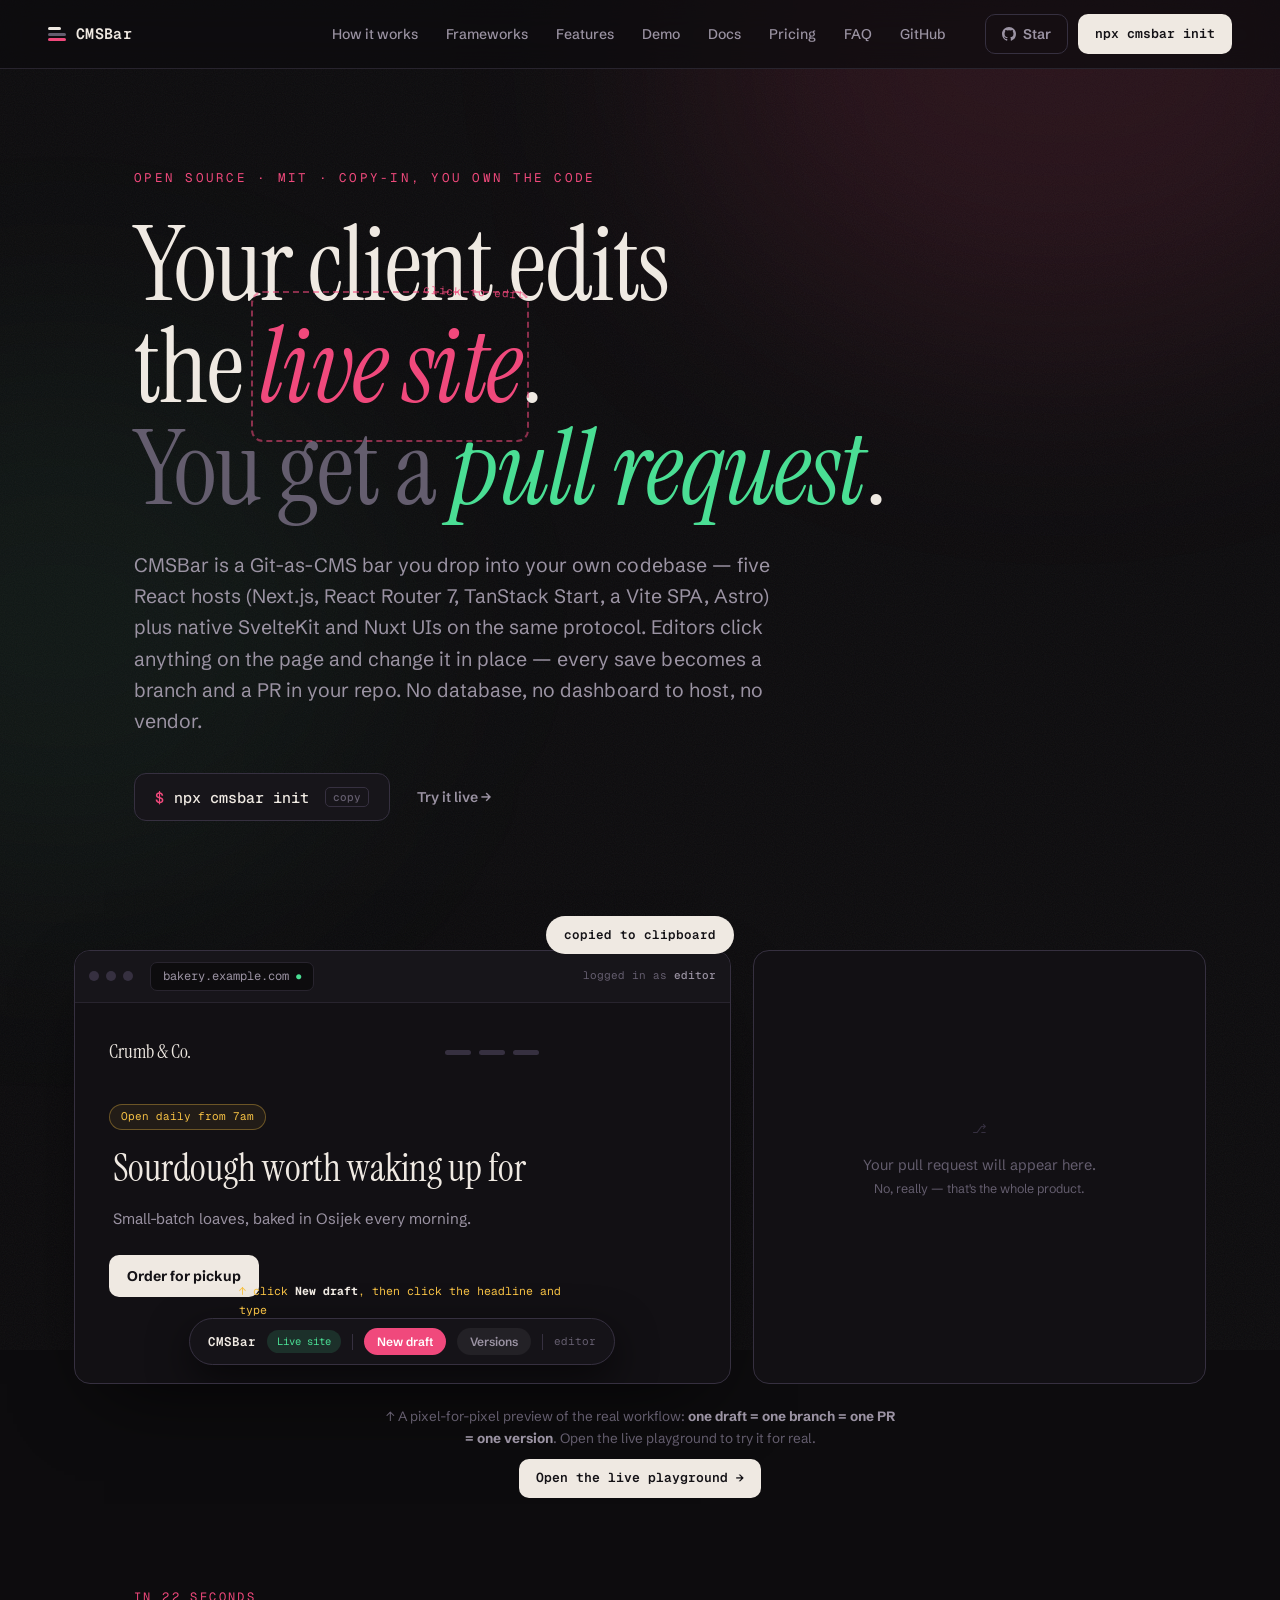
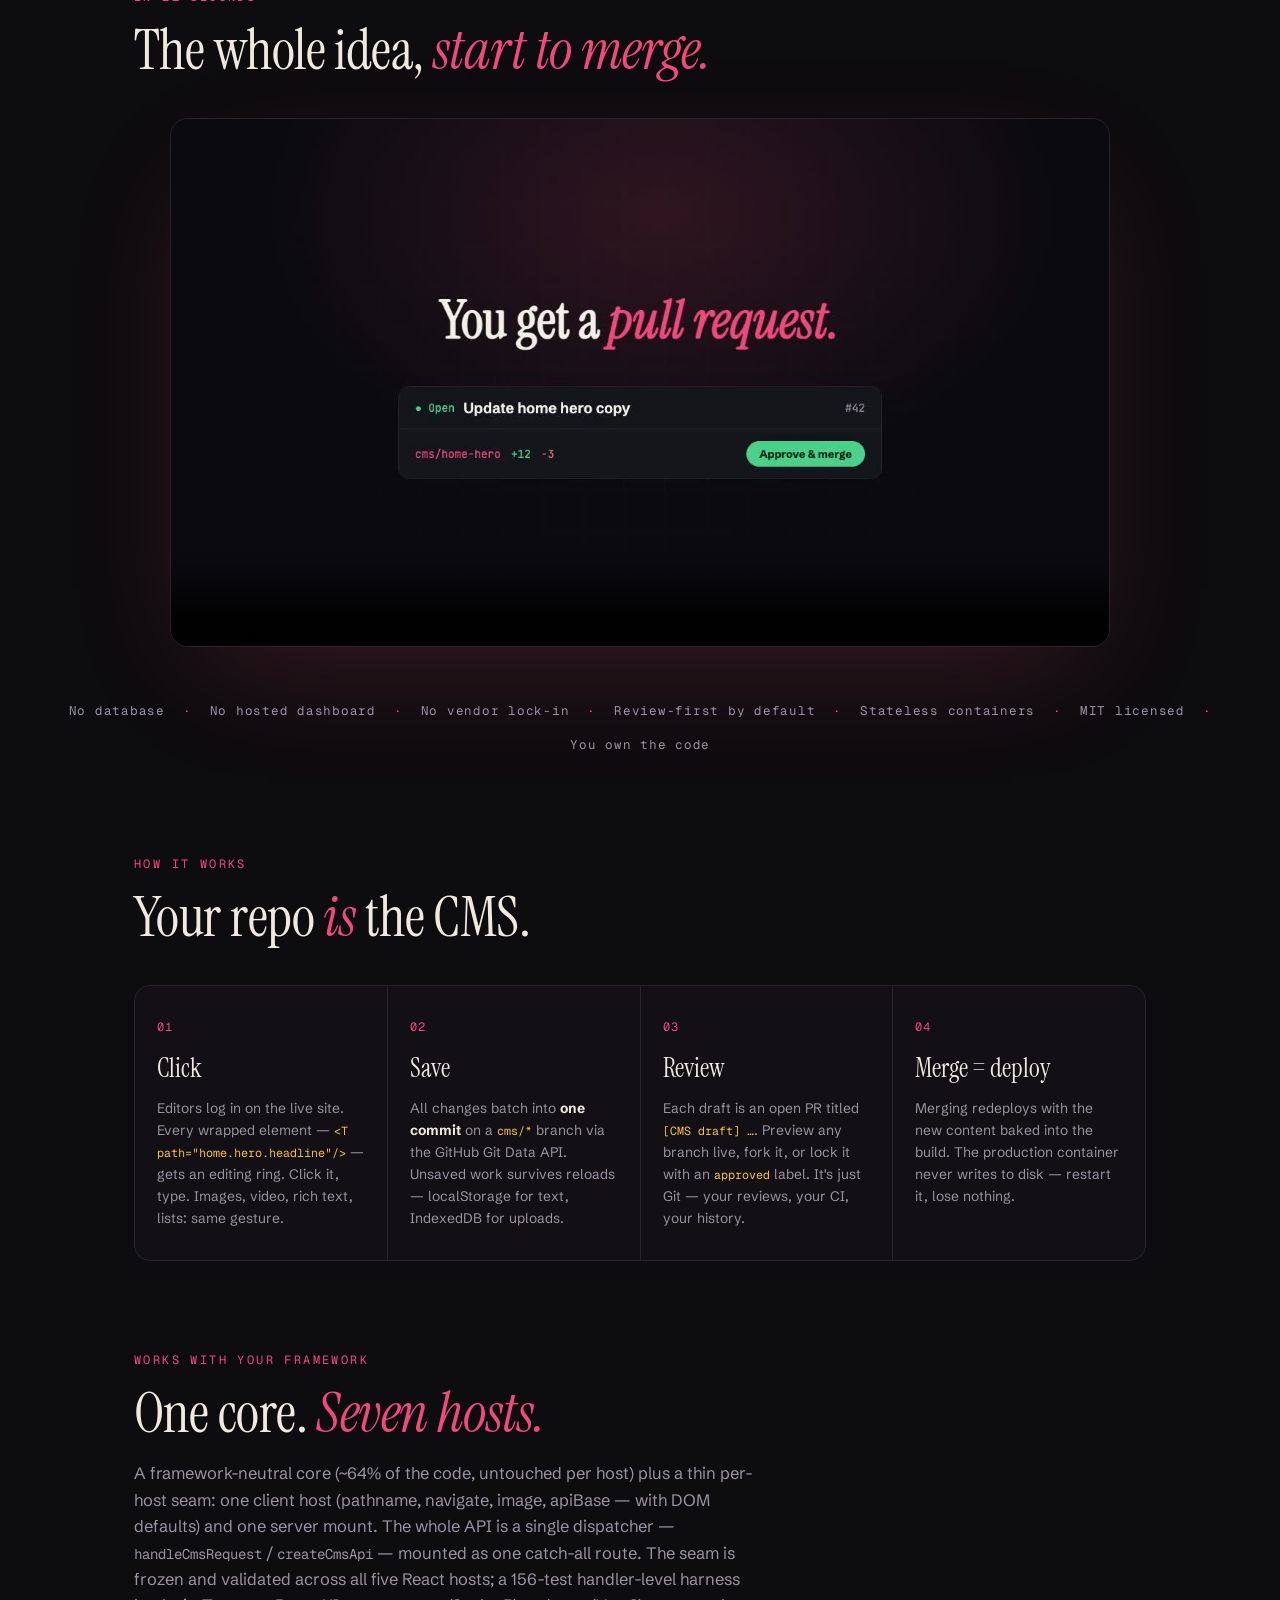
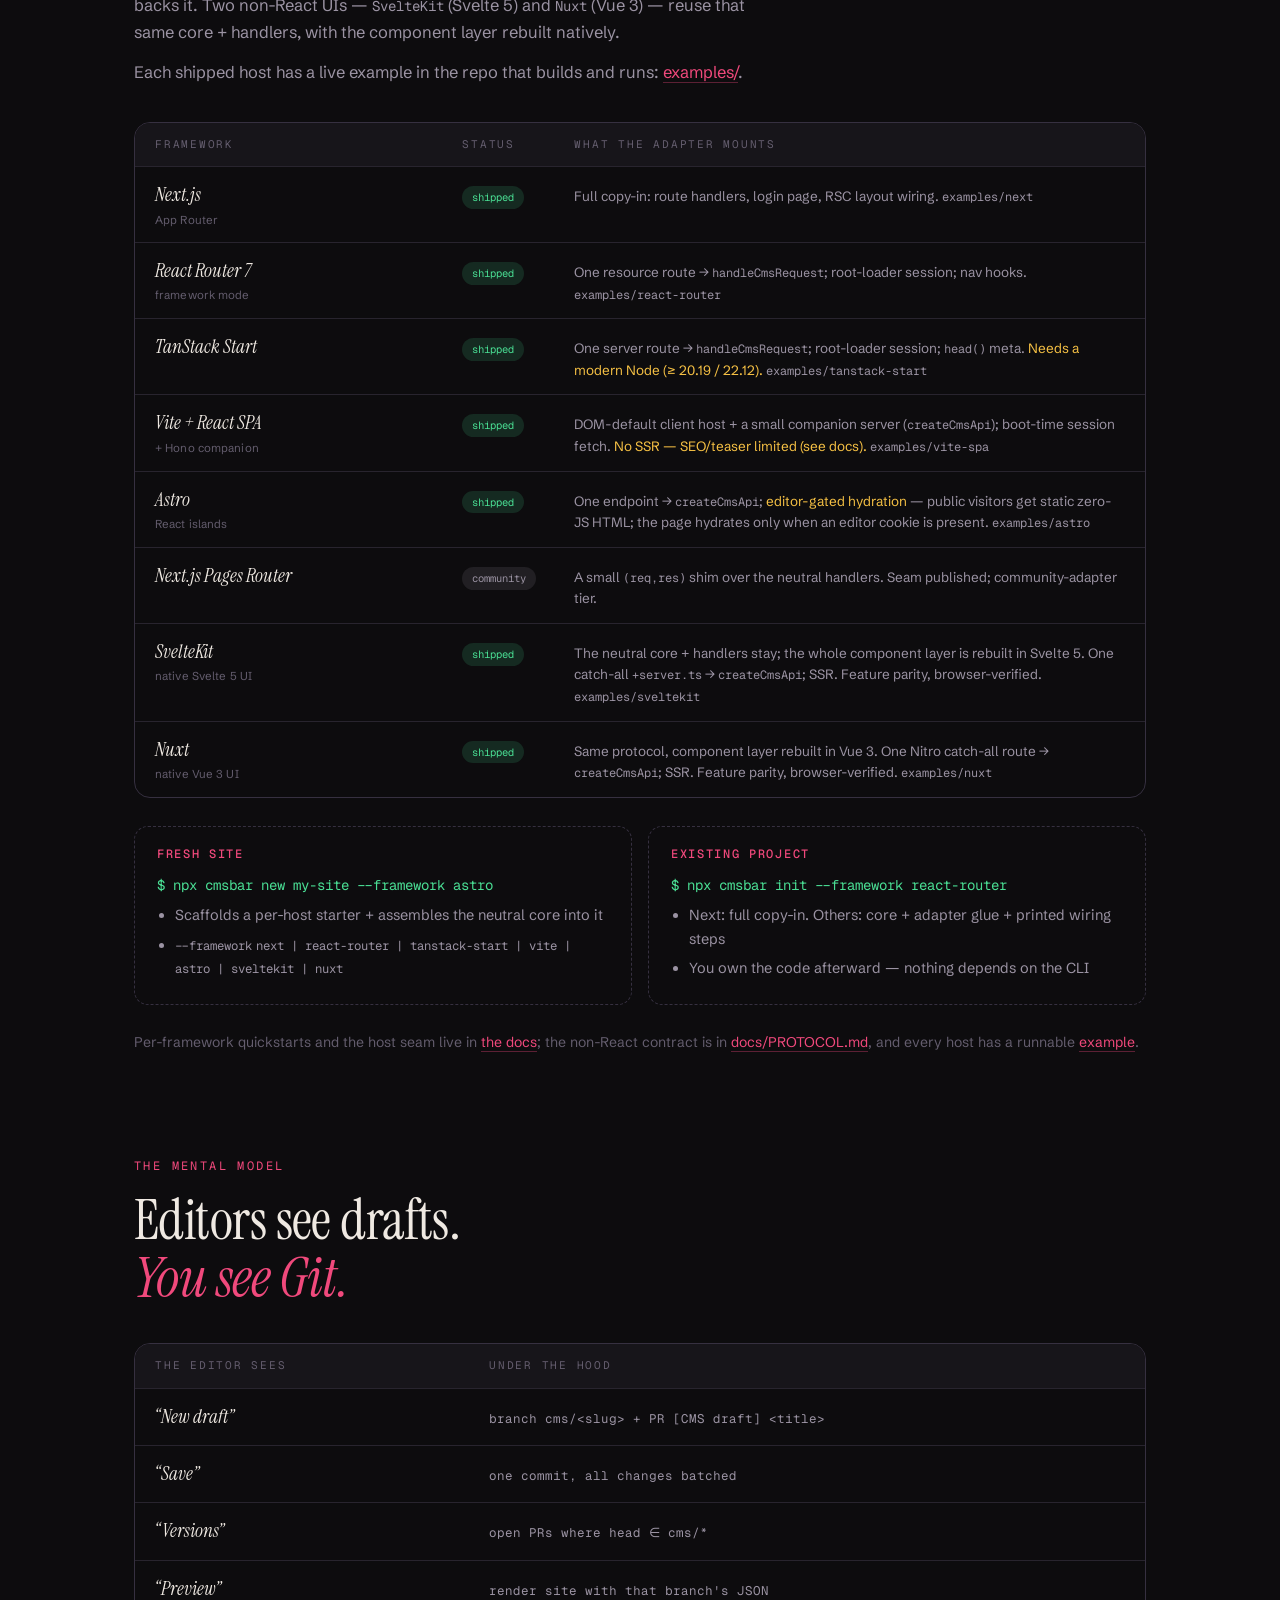
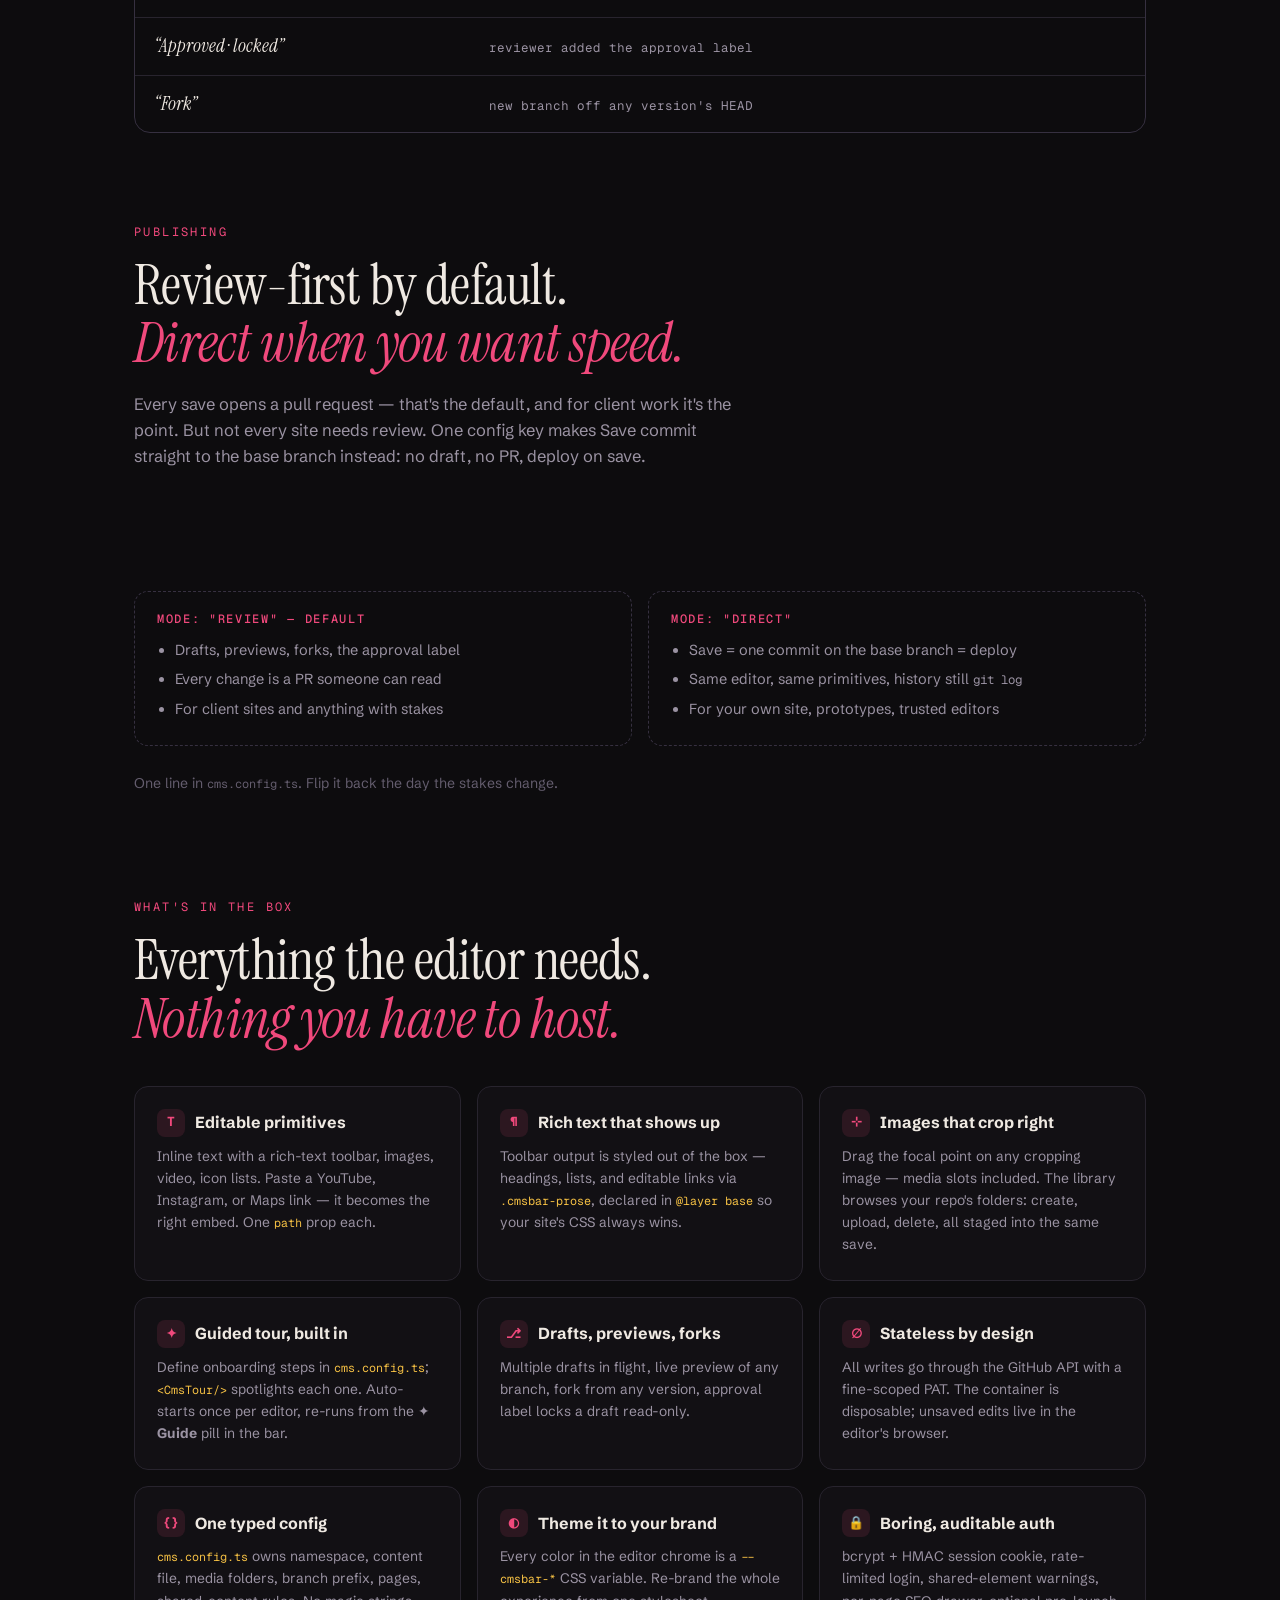
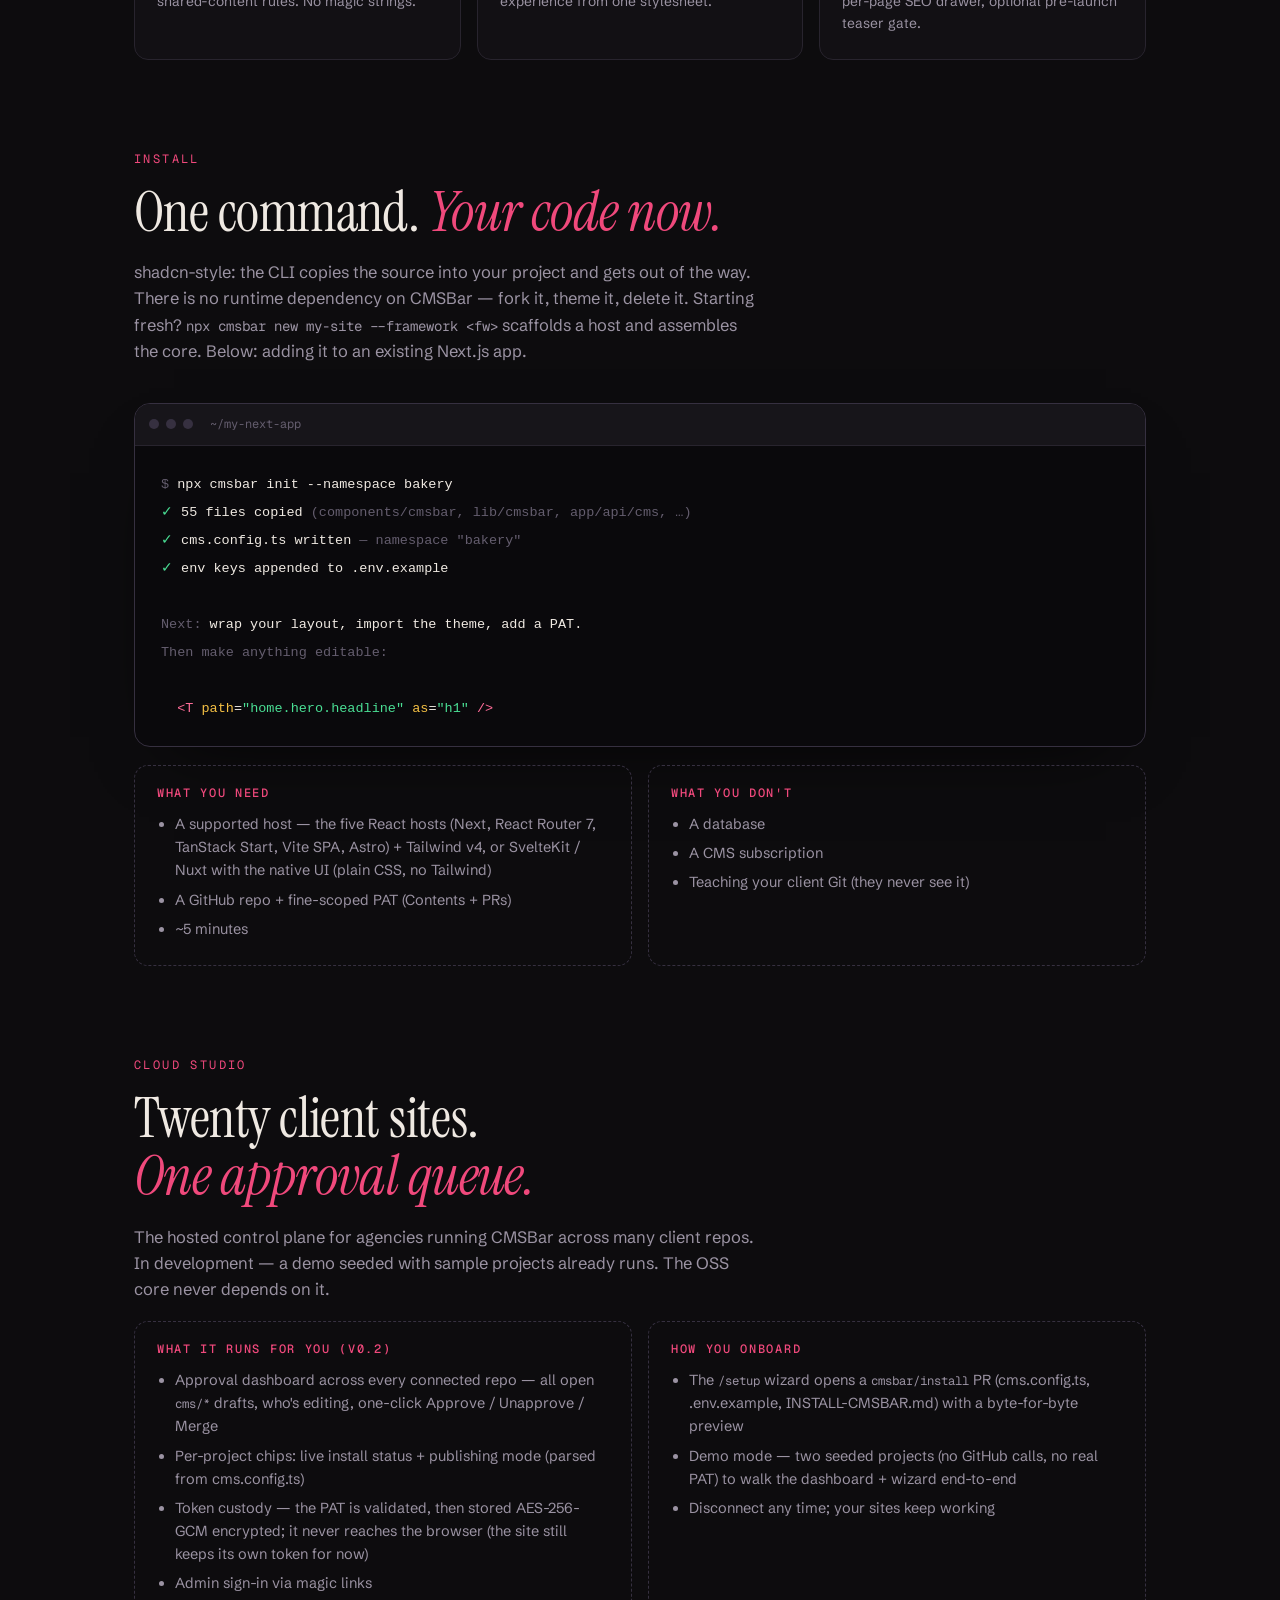
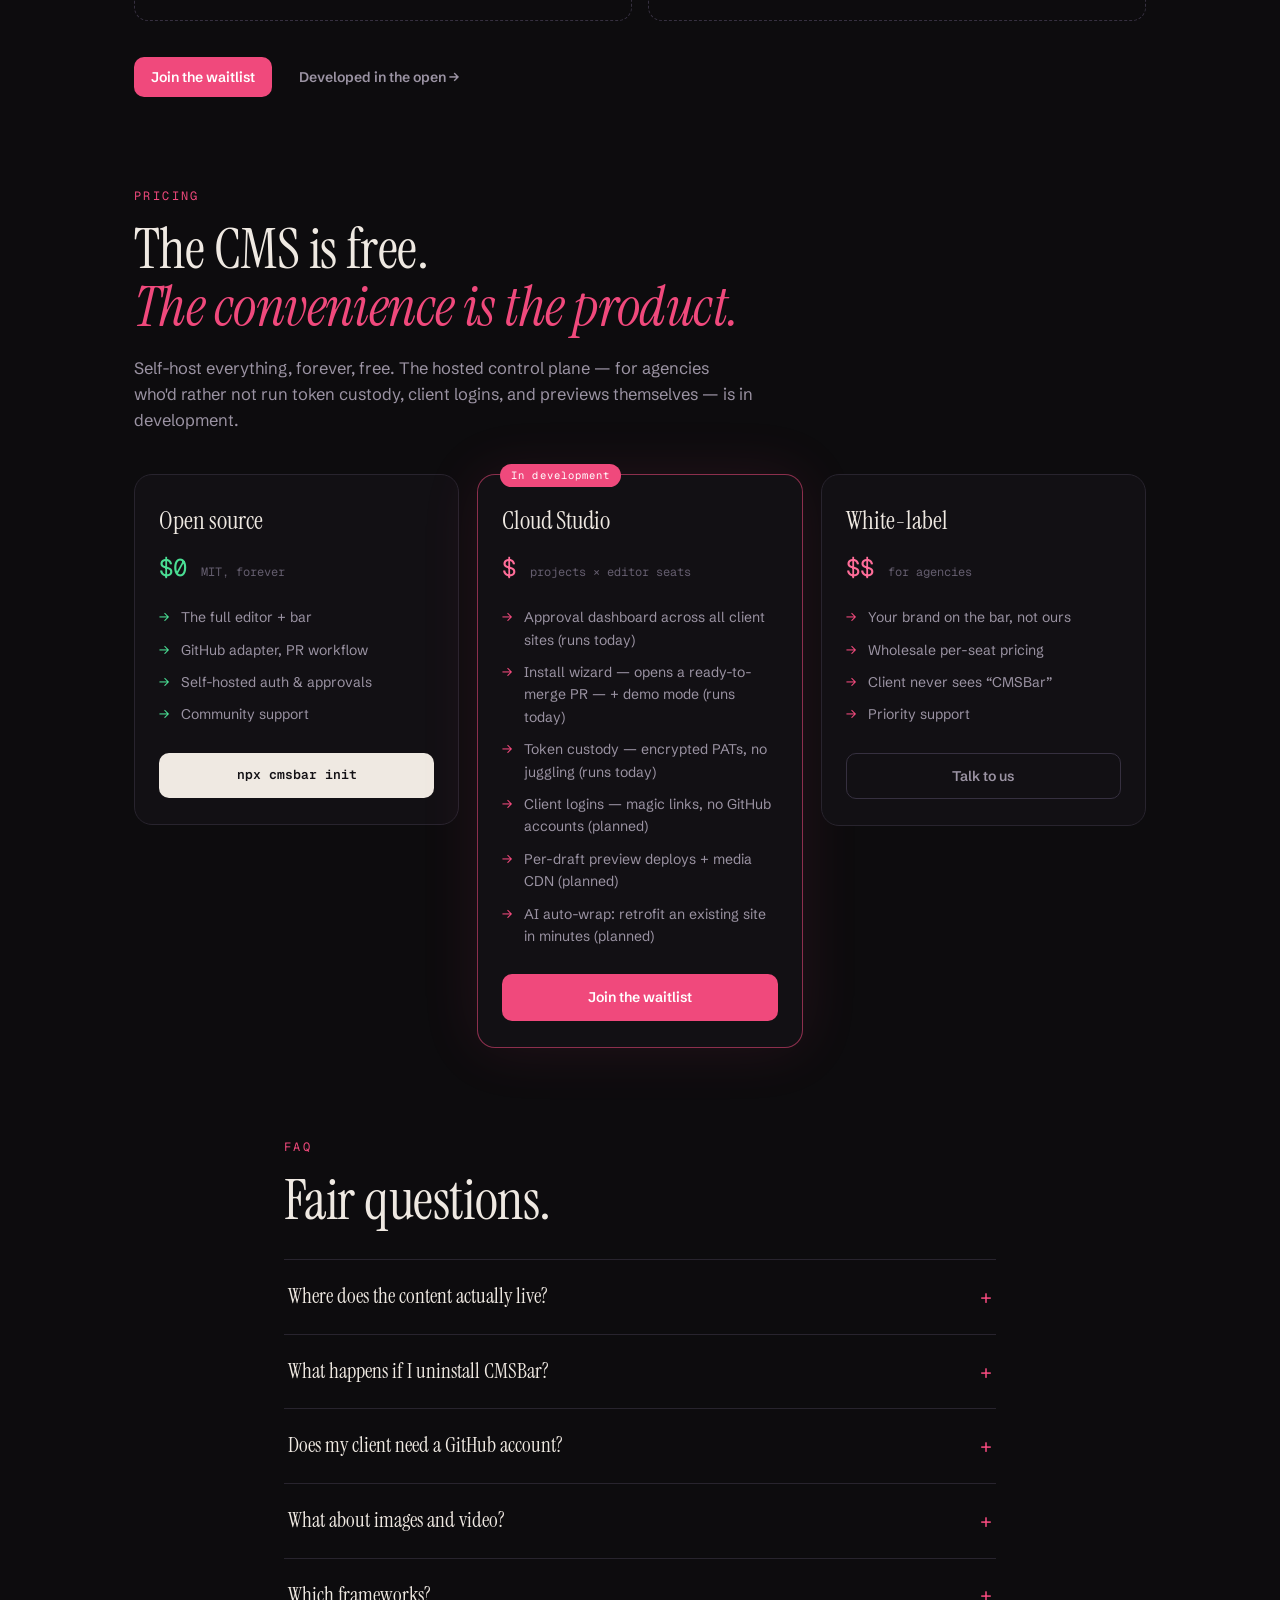
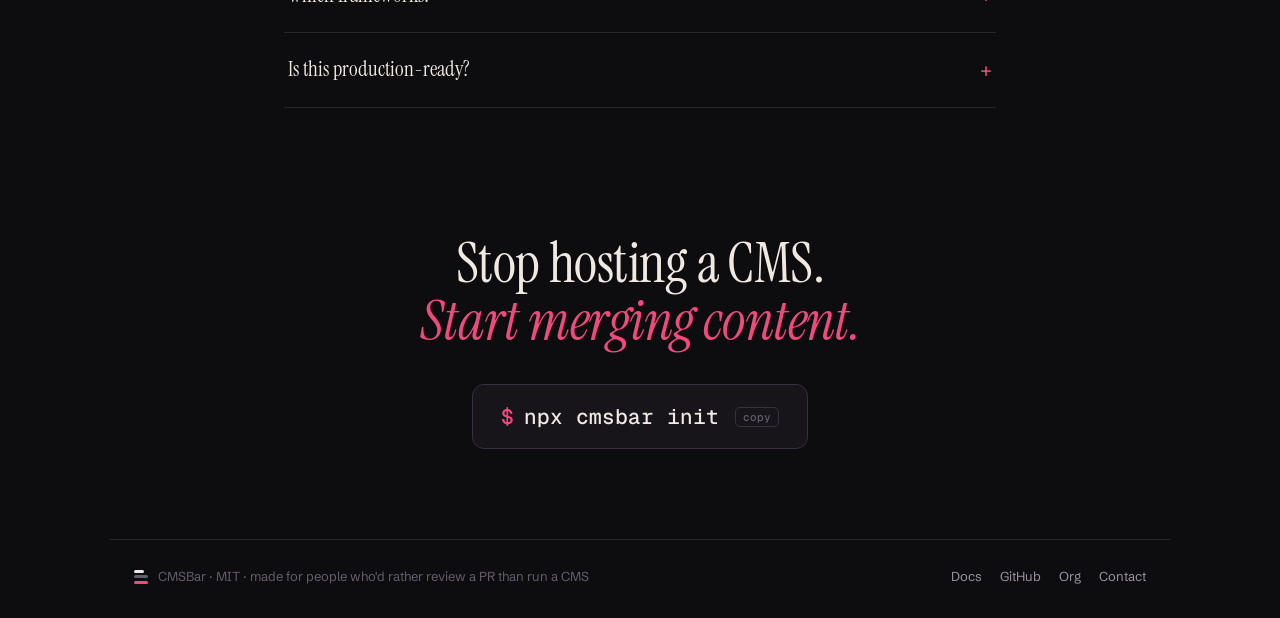
<file: index.html>
<!DOCTYPE html>
<html lang="en">
  <head>
    <meta charset="UTF-8" />
    <meta name="viewport" content="width=device-width, initial-scale=1.0" />
    <title>CMSBar — Git-as-CMS you drop into your own codebase</title>
    <meta
      name="description"
      content="Your client clicks the live site and edits it. You get a pull request. No database, no dashboard to host, no vendor — you own every line."
    />
    <meta property="og:title" content="CMSBar — Git-as-CMS" />
    <meta
      property="og:description"
      content="Your client edits the live site. You get a PR."
    />
    <link rel="canonical" href="https://cmsbar.com/" />
    <meta property="og:type" content="website" />
    <meta property="og:site_name" content="CMSBar" />
    <meta property="og:url" content="https://cmsbar.com/" />
    <meta
      property="og:image"
      content="https://cmsbar.com/assets/cmsbar-promo-poster.jpg"
    />
    <meta
      property="og:image:alt"
      content="CMSBar — edit the live site, get a pull request"
    />
    <meta name="twitter:card" content="summary_large_image" />
    <meta name="twitter:title" content="CMSBar — Git-as-CMS" />
    <meta
      name="twitter:description"
      content="Your client edits the live site. You get a PR."
    />
    <meta
      name="twitter:image"
      content="https://cmsbar.com/assets/cmsbar-promo-poster.jpg"
    />
    <link rel="preconnect" href="https://fonts.googleapis.com" />
    <link rel="preconnect" href="https://fonts.gstatic.com" crossorigin />
    <link
      href="https://fonts.googleapis.com/css2?family=Instrument+Serif:ital@0;1&family=Schibsted+Grotesk:ital,wght@0,400;0,500;0,600;0,700;1,400&family=Geist+Mono:wght@400;500;600&display=swap"
      rel="stylesheet"
    />
    <link rel="stylesheet" href="styles.css" />
    <link
      rel="icon"
      href="data:image/svg+xml,%3Csvg xmlns='http://www.w3.org/2000/svg' viewBox='0 0 32 32'%3E%3Crect width='32' height='32' rx='7' fill='%230d0c0e'/%3E%3Crect x='7' y='21' width='18' height='4' rx='2' fill='%23f0497c'/%3E%3Crect x='7' y='8' width='12' height='3' rx='1.5' fill='%23efe9e2'/%3E%3Crect x='7' y='14' width='18' height='3' rx='1.5' fill='%23544e55'/%3E%3C/svg%3E"
    />
  </head>
  <body>
    <div class="grain" aria-hidden="true"></div>
    <div class="glow glow-a" aria-hidden="true"></div>
    <div class="glow glow-b" aria-hidden="true"></div>

    <!-- ───────────────────────── NAV ───────────────────────── -->
    <nav class="nav">
      <a class="brand" href="#top">
        <span class="brand-mark" aria-hidden="true">
          <span></span><span></span><span class="bar"></span>
        </span>
        CMSBar
      </a>
      <div class="nav-links">
        <a href="#how">How it works</a>
        <a href="#frameworks">Frameworks</a>
        <a href="#features">Features</a>
        <a href="https://playground.cmsbar.com/" target="_blank" rel="noopener">Demo</a>
        <a href="docs.html">Docs</a>
        <a href="#pricing">Pricing</a>
        <a href="#faq">FAQ</a>
        <a href="https://github.com/cmsbar/cmsbar" target="_blank" rel="noopener">GitHub</a>
      </div>
      <div class="nav-cta">
        <a class="btn btn-ghost" href="https://github.com/cmsbar/cmsbar" target="_blank" rel="noopener">
          <svg viewBox="0 0 16 16" width="14" height="14" fill="currentColor" aria-hidden="true"><path d="M8 0C3.58 0 0 3.58 0 8c0 3.54 2.29 6.53 5.47 7.59.4.07.55-.17.55-.38 0-.19-.01-.82-.01-1.49-2.01.37-2.53-.49-2.69-.94-.09-.23-.48-.94-.82-1.13-.28-.15-.68-.52-.01-.53.63-.01 1.08.58 1.23.82.72 1.21 1.87.87 2.33.66.07-.52.28-.87.51-1.07-1.78-.2-3.64-.89-3.64-3.95 0-.87.31-1.59.82-2.15-.08-.2-.36-1.02.08-2.12 0 0 .67-.21 2.2.82a7.42 7.42 0 0 1 4 0c1.53-1.04 2.2-.82 2.2-.82.44 1.1.16 1.92.08 2.12.51.56.82 1.27.82 2.15 0 3.07-1.87 3.75-3.65 3.95.29.25.54.73.54 1.48 0 1.07-.01 1.93-.01 2.2 0 .21.15.46.55.38A8.01 8.01 0 0 0 16 8c0-4.42-3.58-8-8-8Z"/></svg>
          Star
        </a>
        <a class="btn btn-solid" href="#install">npx cmsbar init</a>
      </div>
    </nav>

    <main id="top">
      <!-- ───────────────────────── HERO ───────────────────────── -->
      <header class="hero">
        <p class="kicker reveal">Open source · MIT · copy-in, you own the code</p>
        <h1 class="reveal d1">
          Your client edits<br />
          the <em class="editable-word" id="hero-edit" title="Yes — click me">live&nbsp;site</em>.<br />
          <span class="muted">You get a</span> <em class="pr-word">pull&nbsp;request</em>.
        </h1>
        <p class="lede reveal d2">
          CMSBar is a Git-as-CMS bar you drop into your own codebase — five
          React hosts (Next.js, React Router 7, TanStack Start, a Vite SPA,
          Astro) plus native SvelteKit and Nuxt UIs on the same protocol.
          Editors click anything on the page and change it in place — every
          save becomes a branch and a PR in your repo. No database, no
          dashboard to host, no vendor.
        </p>

        <div class="hero-actions reveal d3">
          <button class="install-pill" data-copy="npx cmsbar init" type="button">
            <span class="dollar">$</span> npx cmsbar init
            <span class="copy-hint">copy</span>
          </button>
          <a class="btn btn-text" href="https://playground.cmsbar.com/" target="_blank" rel="noopener">Try it live →</a>
        </div>

        <p class="hero-foot reveal d4">
          Extracted from production. ~50 files copied into <u>your</u> repo —
          delete it any time and your content is still just JSON in Git.
        </p>
      </header>

      <!-- ───────────────────────── LIVE DEMO ───────────────────────── -->
      <section class="demo-wrap" id="demo" aria-label="Interactive demo">
        <div class="demo-stage reveal">
          <!-- Browser mockup -->
          <figure class="browser">
            <figcaption class="browser-chrome">
              <span class="dot"></span><span class="dot"></span><span class="dot"></span>
              <span class="url">bakery.example.com <span class="lock">●</span></span>
              <span class="chrome-note" id="chrome-note">logged in as <b>editor</b></span>
            </figcaption>

            <div class="browser-body" id="browser-body">
              <div class="mini-site">
                <div class="mini-nav">
                  <span class="mini-logo">Crumb&nbsp;&amp;&nbsp;Co.</span>
                  <span class="mini-links"><i></i><i></i><i></i></span>
                </div>
                <p class="mini-badge" data-path="home.hero.badge">Open daily from 7am</p>
                <h2
                  class="mini-headline"
                  id="demo-headline"
                  data-path="home.hero.headline"
                  contenteditable="false"
                  spellcheck="false"
                >Sourdough worth waking up for</h2>
                <p class="mini-sub" data-path="home.hero.subtitle">
                  Small-batch loaves, baked in Osijek every morning.
                </p>
                <span class="mini-cta" data-path="home.hero.cta">Order for pickup</span>
              </div>

              <!-- the bar -->
              <div class="cmsbar" id="cmsbar" data-state="idle">
                <span class="cb-logo">CMSBar</span>
                <span class="cb-pill cb-pill-live" id="cb-status">Live site</span>
                <span class="cb-div"></span>
                <button class="cb-btn cb-btn-accent" id="cb-action" type="button">New draft</button>
                <button class="cb-btn" type="button">Versions</button>
                <span class="cb-div"></span>
                <span class="cb-user">editor</span>
              </div>

              <div class="demo-coach" id="demo-coach">
                <span class="coach-arrow">↑</span> click <b>New draft</b>, then click the headline and type
              </div>
            </div>
          </figure>

          <!-- PR side -->
          <aside class="pr-panel" id="pr-panel" data-state="empty">
            <div class="pr-empty" id="pr-empty">
              <span class="pr-empty-icon">⎇</span>
              <p>Your pull request will appear here.<br /><span>No, really — that's the whole product.</span></p>
            </div>
            <div class="pr-card" id="pr-card" hidden>
              <div class="pr-head">
                <span class="pr-state" id="pr-state">Open</span>
                <span class="pr-title">[CMS draft] Homepage</span>
                <span class="pr-number">#214</span>
              </div>
              <div class="pr-meta">
                <span class="mono">cms/homepage-3f2a91</span> → <span class="mono">main</span>
                · 1 commit · <span class="mono">content/site-content.json</span>
              </div>
              <div class="pr-diff mono" id="pr-diff">
                <div class="diff-line diff-ctx"><span>@@ home.hero @@</span></div>
                <div class="diff-line diff-del"><span id="diff-old">- "headline": "Sourdough worth waking up for"</span></div>
                <div class="diff-line diff-add"><span id="diff-new">+ "headline": "…"</span></div>
              </div>
              <div class="pr-actions">
                <button class="btn-merge" id="btn-merge" type="button">Merge pull request</button>
                <span class="pr-approved" id="pr-approved" hidden>label: <b>cmsbar approved</b></span>
              </div>
              <div class="pr-deployed" id="pr-deployed" hidden>
                <span class="pulse"></span> Merged → deploy webhook → <b>live</b>. The editor never saw Git.
              </div>
            </div>
          </aside>
        </div>
        <p class="demo-caption reveal">
          ↑ A pixel-for-pixel preview of the real workflow:
          <b>one draft = one branch = one PR = one version</b>. Open the live playground to try it for real.
        </p>
        <p class="demo-caption reveal" style="margin-top: 10px">
          <a class="btn btn-solid" href="https://playground.cmsbar.com/" target="_blank" rel="noopener">Open the live playground →</a>
        </p>
      </section>

      <!-- ───────────────────────── PROMO VIDEO ───────────────────────── -->
      <section class="section" id="video" aria-label="Promo video">
        <p class="eyebrow reveal">In 22 seconds</p>
        <h2 class="reveal">The whole idea, <em>start to merge.</em></h2>
        <div class="video-frame reveal">
          <video
            src="assets/cmsbar-promo.mp4"
            poster="assets/cmsbar-promo-poster.jpg"
            controls
            playsinline
            preload="metadata"
            loop
          ></video>
        </div>
      </section>

      <!-- ───────────────────────── LOGO/TRUST STRIP ───────────────────────── -->
      <section class="strip reveal" aria-label="Principles">
        <span>No database</span><i>·</i>
        <span>No hosted dashboard</span><i>·</i>
        <span>No vendor lock-in</span><i>·</i>
        <span>Review-first by default</span><i>·</i>
        <span>Stateless containers</span><i>·</i>
        <span>MIT licensed</span><i>·</i>
        <span>You own the code</span>
      </section>

      <!-- ───────────────────────── HOW IT WORKS ───────────────────────── -->
      <section class="section" id="how">
        <p class="eyebrow reveal">How it works</p>
        <h2 class="reveal">Your repo <em>is</em> the CMS.</h2>
        <div class="steps">
          <div class="step reveal">
            <span class="step-num mono">01</span>
            <h3>Click</h3>
            <p>
              Editors log in on the live site. Every wrapped element —
              <span class="mono sm">&lt;T path="home.hero.headline"/&gt;</span> —
              gets an editing ring. Click it, type. Images, video, rich text,
              lists: same gesture.
            </p>
          </div>
          <div class="step reveal">
            <span class="step-num mono">02</span>
            <h3>Save</h3>
            <p>
              All changes batch into <b>one commit</b> on a
              <span class="mono sm">cms/*</span> branch via the GitHub Git Data
              API. Unsaved work survives reloads — localStorage for text,
              IndexedDB for uploads.
            </p>
          </div>
          <div class="step reveal">
            <span class="step-num mono">03</span>
            <h3>Review</h3>
            <p>
              Each draft is an open PR titled
              <span class="mono sm">[CMS draft] …</span>. Preview any branch
              live, fork it, or lock it with an
              <span class="mono sm">approved</span> label. It's just Git —
              your reviews, your CI, your history.
            </p>
          </div>
          <div class="step reveal">
            <span class="step-num mono">04</span>
            <h3>Merge = deploy</h3>
            <p>
              Merging redeploys with the new content baked into the build. The
              production container never writes to disk — restart it, lose
              nothing.
            </p>
          </div>
        </div>
      </section>

      <!-- ───────────────────────── FRAMEWORKS ───────────────────────── -->
      <section class="section" id="frameworks">
        <p class="eyebrow reveal">Works with your framework</p>
        <h2 class="reveal">One core. <em>Seven hosts.</em></h2>
        <p class="section-lede reveal">
          A framework-neutral core (~64% of the code, untouched per host) plus a
          thin per-host seam: one client host (pathname, navigate, image,
          apiBase — with DOM defaults) and one server mount. The whole API is a
          single dispatcher — <span class="mono sm">handleCmsRequest</span> /
          <span class="mono sm">createCmsApi</span> — mounted as one catch-all
          route. The seam is frozen and validated across all five React hosts; a
          156-test handler-level harness backs it. Two non-React UIs —
          <span class="mono sm">SvelteKit</span> (Svelte&nbsp;5) and
          <span class="mono sm">Nuxt</span> (Vue&nbsp;3) — reuse that same core +
          handlers, with the component layer rebuilt natively.
        </p>
        <p class="section-lede reveal">
          Each shipped host has a live example in the repo that builds and runs:
          <a class="inline-link" href="https://github.com/cmsbar/cmsbar/tree/main/examples" target="_blank" rel="noopener">examples/</a>.
        </p>

        <div class="fw-matrix reveal">
          <div class="fw-head">
            <span>Framework</span><span>Status</span><span>What the adapter mounts</span>
          </div>
          <div class="fw-row">
            <span class="fw-name">Next.js<small>App Router</small></span>
            <span class="fw-tag fw-tag-shipped">shipped</span>
            <span class="fw-note">Full copy-in: route handlers, login page, RSC layout wiring. <span class="mono">examples/next</span></span>
          </div>
          <div class="fw-row">
            <span class="fw-name">React Router 7<small>framework mode</small></span>
            <span class="fw-tag fw-tag-shipped">shipped</span>
            <span class="fw-note">One resource route → <span class="mono">handleCmsRequest</span>; root-loader session; nav hooks. <span class="mono">examples/react-router</span></span>
          </div>
          <div class="fw-row">
            <span class="fw-name">TanStack Start</span>
            <span class="fw-tag fw-tag-shipped">shipped</span>
            <span class="fw-note">One server route → <span class="mono">handleCmsRequest</span>; root-loader session; <span class="mono">head()</span> meta. <span class="warn">Needs a modern Node (≥ 20.19 / 22.12).</span> <span class="mono">examples/tanstack-start</span></span>
          </div>
          <div class="fw-row">
            <span class="fw-name">Vite + React SPA<small>+ Hono companion</small></span>
            <span class="fw-tag fw-tag-shipped">shipped</span>
            <span class="fw-note">DOM-default client host + a small companion server (<span class="mono">createCmsApi</span>); boot-time session fetch. <span class="warn">No SSR — SEO/teaser limited (see docs).</span> <span class="mono">examples/vite-spa</span></span>
          </div>
          <div class="fw-row">
            <span class="fw-name">Astro<small>React islands</small></span>
            <span class="fw-tag fw-tag-shipped">shipped</span>
            <span class="fw-note">One endpoint → <span class="mono">createCmsApi</span>; <span class="warn">editor-gated hydration</span> — public visitors get static zero-JS HTML; the page hydrates only when an editor cookie is present. <span class="mono">examples/astro</span></span>
          </div>
          <div class="fw-row">
            <span class="fw-name">Next.js Pages Router</span>
            <span class="fw-tag fw-tag-community">community</span>
            <span class="fw-note">A small <span class="mono">(req,res)</span> shim over the neutral handlers. Seam published; community-adapter tier.</span>
          </div>
          <div class="fw-row">
            <span class="fw-name">SvelteKit<small>native Svelte 5 UI</small></span>
            <span class="fw-tag fw-tag-shipped">shipped</span>
            <span class="fw-note">The neutral core + handlers stay; the whole component layer is rebuilt in Svelte 5. One catch-all <span class="mono">+server.ts</span> → <span class="mono">createCmsApi</span>; SSR. Feature parity, browser-verified. <span class="mono">examples/sveltekit</span></span>
          </div>
          <div class="fw-row">
            <span class="fw-name">Nuxt<small>native Vue 3 UI</small></span>
            <span class="fw-tag fw-tag-shipped">shipped</span>
            <span class="fw-note">Same protocol, component layer rebuilt in Vue 3. One Nitro catch-all route → <span class="mono">createCmsApi</span>; SSR. Feature parity, browser-verified. <span class="mono">examples/nuxt</span></span>
          </div>
        </div>

        <div class="install-cols reveal" style="margin-top: 28px">
          <div>
            <h4 class="mono">Fresh site</h4>
            <p class="mono sm" style="color: var(--ok); margin: 0 0 8px">$ npx cmsbar new my-site --framework astro</p>
            <ul>
              <li>Scaffolds a per-host starter + assembles the neutral core into it</li>
              <li><span class="mono sm">--framework</span> <span class="mono sm">next | react-router | tanstack-start | vite | astro | sveltekit | nuxt</span></li>
            </ul>
          </div>
          <div>
            <h4 class="mono">Existing project</h4>
            <p class="mono sm" style="color: var(--ok); margin: 0 0 8px">$ npx cmsbar init --framework react-router</p>
            <ul>
              <li>Next: full copy-in. Others: core + adapter glue + printed wiring steps</li>
              <li>You own the code afterward — nothing depends on the CLI</li>
            </ul>
          </div>
        </div>
        <p class="hero-foot reveal">
          Per-framework quickstarts and the host seam live in
          <a class="inline-link" href="docs.html#frameworks">the docs</a>; the
          non-React contract is in
          <a class="inline-link" href="https://github.com/cmsbar/cmsbar/blob/main/docs/PROTOCOL.md" target="_blank" rel="noopener">docs/PROTOCOL.md</a>,
          and every host has a runnable
          <a class="inline-link" href="https://github.com/cmsbar/cmsbar/tree/main/examples" target="_blank" rel="noopener">example</a>.
        </p>
      </section>

      <!-- ───────────────────────── MENTAL MODEL ───────────────────────── -->
      <section class="section" id="model">
        <p class="eyebrow reveal">The mental model</p>
        <h2 class="reveal">Editors see drafts.<br /><em>You see Git.</em></h2>
        <div class="model reveal">
          <div class="model-head"><span>The editor sees</span><span>Under the hood</span></div>
          <div class="model-row"><span>“New draft”</span><span class="mono">branch cms/&lt;slug&gt; + PR [CMS draft] &lt;title&gt;</span></div>
          <div class="model-row"><span>“Save”</span><span class="mono">one commit, all changes batched</span></div>
          <div class="model-row"><span>“Versions”</span><span class="mono">open PRs where head ∈ cms/*</span></div>
          <div class="model-row"><span>“Preview”</span><span class="mono">render site with that branch's JSON</span></div>
          <div class="model-row"><span>“Approved · locked”</span><span class="mono">reviewer added the approval label</span></div>
          <div class="model-row"><span>“Fork”</span><span class="mono">new branch off any version's HEAD</span></div>
        </div>
      </section>

      <!-- ───────────────────────── PUBLISHING MODES ───────────────────────── -->
      <section class="section" id="publishing">
        <p class="eyebrow reveal">Publishing</p>
        <h2 class="reveal">Review-first by default.<br /><em>Direct when you want speed.</em></h2>
        <p class="section-lede reveal">
          Every save opens a pull request — that's the default, and for client
          work it's the point. But not every site needs review. One config key
          makes Save commit straight to the base branch instead: no draft, no
          PR, deploy on save.
        </p>
        <div class="mode-switch reveal mono">publishing: { mode: <span class="t-str">"direct"</span> } <span class="t-dim">// default: "review"</span></div>
        <div class="install-cols reveal">
          <div>
            <h4 class="mono">mode: "review" — default</h4>
            <ul>
              <li>Drafts, previews, forks, the approval label</li>
              <li>Every change is a PR someone can read</li>
              <li>For client sites and anything with stakes</li>
            </ul>
          </div>
          <div>
            <h4 class="mono">mode: "direct"</h4>
            <ul>
              <li>Save = one commit on the base branch = deploy</li>
              <li>Same editor, same primitives, history still <span class="mono sm">git log</span></li>
              <li>For your own site, prototypes, trusted editors</li>
            </ul>
          </div>
        </div>
        <p class="hero-foot reveal">One line in <span class="mono sm">cms.config.ts</span>. Flip it back the day the stakes change.</p>
      </section>

      <!-- ───────────────────────── FEATURES ───────────────────────── -->
      <section class="section" id="features">
        <p class="eyebrow reveal">What's in the box</p>
        <h2 class="reveal">Everything the editor needs.<br /><em>Nothing you have to host.</em></h2>
        <div class="features">
          <article class="feat reveal">
            <h3><span class="feat-ico mono">T</span>Editable primitives</h3>
            <p>Inline text with a rich-text toolbar, images, video, icon lists. Paste a YouTube, Instagram, or Maps link — it becomes the right embed. One <span class="mono sm">path</span> prop each.</p>
          </article>
          <article class="feat reveal">
            <h3><span class="feat-ico mono">¶</span>Rich text that shows up</h3>
            <p>Toolbar output is styled out of the box — headings, lists, and editable links via <span class="mono sm">.cmsbar-prose</span>, declared in <span class="mono sm">@layer base</span> so your site's CSS always wins.</p>
          </article>
          <article class="feat reveal">
            <h3><span class="feat-ico mono">⊹</span>Images that crop right</h3>
            <p>Drag the focal point on any cropping image — media slots included. The library browses your repo's folders: create, upload, delete, all staged into the same save.</p>
          </article>
          <article class="feat reveal">
            <h3><span class="feat-ico mono">✦</span>Guided tour, built in</h3>
            <p>Define onboarding steps in <span class="mono sm">cms.config.ts</span>; <span class="mono sm">&lt;CmsTour/&gt;</span> spotlights each one. Auto-starts once per editor, re-runs from the <b>✦ Guide</b> pill in the bar.</p>
          </article>
          <article class="feat reveal">
            <h3><span class="feat-ico mono">⎇</span>Drafts, previews, forks</h3>
            <p>Multiple drafts in flight, live preview of any branch, fork from any version, approval label locks a draft read-only.</p>
          </article>
          <article class="feat reveal">
            <h3><span class="feat-ico mono">∅</span>Stateless by design</h3>
            <p>All writes go through the GitHub API with a fine-scoped PAT. The container is disposable; unsaved edits live in the editor's browser.</p>
          </article>
          <article class="feat reveal">
            <h3><span class="feat-ico mono">{}</span>One typed config</h3>
            <p><span class="mono sm">cms.config.ts</span> owns namespace, content file, media folders, branch prefix, pages, shared-content rules. No magic strings.</p>
          </article>
          <article class="feat reveal">
            <h3><span class="feat-ico mono">◐</span>Theme it to your brand</h3>
            <p>Every color in the editor chrome is a <span class="mono sm">--cmsbar-*</span> CSS variable. Re-brand the whole experience from one stylesheet.</p>
          </article>
          <article class="feat reveal">
            <h3><span class="feat-ico mono">🔒</span>Boring, auditable auth</h3>
            <p>bcrypt + HMAC session cookie, rate-limited login, shared-element warnings, per-page SEO drawer, optional pre-launch teaser gate.</p>
          </article>
        </div>
      </section>

      <!-- ───────────────────────── INSTALL ───────────────────────── -->
      <section class="section" id="install">
        <p class="eyebrow reveal">Install</p>
        <h2 class="reveal">One command. <em>Your code now.</em></h2>
        <p class="section-lede reveal">
          shadcn-style: the CLI copies the source into your project and gets out
          of the way. There is no runtime dependency on CMSBar — fork it,
          theme it, delete it. Starting fresh? <span class="mono sm">npx cmsbar new my-site --framework &lt;fw&gt;</span> scaffolds a host and assembles the core. Below: adding it to an existing Next.js app.
        </p>
        <div class="terminal reveal">
          <div class="term-bar">
            <span class="dot"></span><span class="dot"></span><span class="dot"></span>
            <span class="term-title mono">~/my-next-app</span>
          </div>
          <pre class="mono"><code><span class="t-dim">$</span> npx cmsbar init --namespace bakery
<span class="t-ok">✓</span> 55 files copied <span class="t-dim">(components/cmsbar, lib/cmsbar, app/api/cms, …)</span>
<span class="t-ok">✓</span> cms.config.ts written <span class="t-dim">— namespace "bakery"</span>
<span class="t-ok">✓</span> env keys appended to .env.example

<span class="t-dim">Next:</span> wrap your layout, import the theme, add a PAT.
<span class="t-dim">Then make anything editable:</span>

  <span class="t-tag">&lt;T</span> <span class="t-attr">path</span>=<span class="t-str">"home.hero.headline"</span> <span class="t-attr">as</span>=<span class="t-str">"h1"</span> <span class="t-tag">/&gt;</span></code></pre>
        </div>
        <div class="install-cols reveal">
          <div>
            <h4 class="mono">What you need</h4>
            <ul>
              <li>A supported host — the five React hosts <span class="dim">(Next, React Router 7, TanStack Start, Vite SPA, Astro)</span> + Tailwind v4, or <span class="dim">SvelteKit / Nuxt</span> with the native UI (plain CSS, no Tailwind)</li>
              <li>A GitHub repo + fine-scoped PAT <span class="dim">(Contents + PRs)</span></li>
              <li>~5 minutes</li>
            </ul>
          </div>
          <div>
            <h4 class="mono">What you don't</h4>
            <ul>
              <li>A database</li>
              <li>A CMS subscription</li>
              <li>Teaching your client Git <span class="dim">(they never see it)</span></li>
            </ul>
          </div>
        </div>
      </section>

      <!-- ───────────────────────── CLOUD STUDIO ───────────────────────── -->
      <section class="section" id="cloud">
        <p class="eyebrow reveal">Cloud Studio</p>
        <h2 class="reveal">Twenty client sites.<br /><em>One approval queue.</em></h2>
        <p class="section-lede reveal">
          The hosted control plane for agencies running CMSBar across many
          client repos. In development — a demo seeded with sample projects
          already runs. The OSS core never depends on it.
        </p>
        <div class="install-cols reveal">
          <div>
            <h4 class="mono">What it runs for you (v0.2)</h4>
            <ul>
              <li>Approval dashboard across every connected repo — all open <span class="mono sm">cms/*</span> drafts, who's editing, one-click Approve / Unapprove / Merge</li>
              <li>Per-project chips: live install status + publishing mode <span class="dim">(parsed from cms.config.ts)</span></li>
              <li>Token custody — the PAT is validated, then stored AES-256-GCM encrypted; it never reaches the browser <span class="dim">(the site still keeps its own token for now)</span></li>
              <li>Admin sign-in via magic links</li>
            </ul>
          </div>
          <div>
            <h4 class="mono">How you onboard</h4>
            <ul>
              <li>The <span class="mono sm">/setup</span> wizard opens a <span class="mono sm">cmsbar/install</span> PR <span class="dim">(cms.config.ts, .env.example, INSTALL-CMSBAR.md)</span> with a byte-for-byte preview</li>
              <li>Demo mode — two seeded projects (no GitHub calls, no real PAT) to walk the dashboard + wizard end-to-end</li>
              <li>Disconnect any time; your sites keep working</li>
            </ul>
          </div>
        </div>
        <div class="hero-actions reveal">
          <a class="btn btn-accent" href="mailto:hello@cmsbar.com?subject=Cloud%20waitlist">Join the waitlist</a>
          <a class="btn btn-text" href="https://github.com/cmsbar/cloud" target="_blank" rel="noopener">Developed in the open →</a>
        </div>
      </section>

      <!-- ───────────────────────── PRICING ───────────────────────── -->
      <section class="section" id="pricing">
        <p class="eyebrow reveal">Pricing</p>
        <h2 class="reveal">The CMS is free.<br /><em>The convenience is the product.</em></h2>
        <p class="section-lede reveal">
          Self-host everything, forever, free. The hosted control plane — for
          agencies who'd rather not run token custody, client logins, and
          previews themselves — is in development.
        </p>
        <div class="tiers">
          <article class="tier reveal">
            <header><h3>Open source</h3><p class="price">$0 <span>MIT, forever</span></p></header>
            <ul>
              <li>The full editor + bar</li>
              <li>GitHub adapter, PR workflow</li>
              <li>Self-hosted auth &amp; approvals</li>
              <li>Community support</li>
            </ul>
            <a class="btn btn-solid wide" href="#install">npx cmsbar init</a>
          </article>
          <article class="tier tier-featured reveal">
            <span class="tier-badge">In development</span>
            <header><h3>Cloud Studio</h3><p class="price">$ <span>projects × editor seats</span></p></header>
            <ul>
              <li>Approval dashboard across all client sites <span class="dim">(runs today)</span></li>
              <li>Install wizard — opens a ready-to-merge PR — + demo mode <span class="dim">(runs today)</span></li>
              <li>Token custody — encrypted PATs, no juggling <span class="dim">(runs today)</span></li>
              <li>Client logins — magic links, no GitHub accounts <span class="dim">(planned)</span></li>
              <li>Per-draft preview deploys + media CDN <span class="dim">(planned)</span></li>
              <li>AI auto-wrap: retrofit an existing site in minutes <span class="dim">(planned)</span></li>
            </ul>
            <a class="btn btn-accent wide" href="mailto:hello@cmsbar.com?subject=Cloud%20waitlist">Join the waitlist</a>
          </article>
          <article class="tier reveal">
            <header><h3>White-label</h3><p class="price">$$ <span>for agencies</span></p></header>
            <ul>
              <li>Your brand on the bar, not ours</li>
              <li>Wholesale per-seat pricing</li>
              <li>Client never sees “CMSBar”</li>
              <li>Priority support</li>
            </ul>
            <a class="btn btn-ghost wide" href="mailto:hello@cmsbar.com?subject=White-label">Talk to us</a>
          </article>
        </div>
      </section>

      <!-- ───────────────────────── FAQ ───────────────────────── -->
      <section class="section section-narrow" id="faq">
        <p class="eyebrow reveal">FAQ</p>
        <h2 class="reveal">Fair questions.</h2>
        <div class="faq reveal">
          <details>
            <summary>Where does the content actually live?</summary>
            <p>In <span class="mono sm">content/site-content.json</span> in your repo, imported at build time. Drafts are branches; merging redeploys. Your content's full history is <span class="mono sm">git log</span>.</p>
          </details>
          <details>
            <summary>What happens if I uninstall CMSBar?</summary>
            <p>Your site keeps rendering the same JSON — the primitives render bundled values when no editor is logged in. Delete the components and inline the strings whenever you like. There's nothing to migrate off.</p>
          </details>
          <details>
            <summary>Does my client need a GitHub account?</summary>
            <p>No. Editors log in with a username/password on your site; the server holds one fine-scoped PAT. (Hosted client identity with magic links is what Cloud Studio adds.)</p>
          </details>
          <details>
            <summary>What about images and video?</summary>
            <p>Uploads stage in the browser (IndexedDB), then commit as blobs in the same PR as the text changes. Folder allowlists are configured in <span class="mono sm">cms.config.ts</span>.</p>
          </details>
          <details>
            <summary>Which frameworks?</summary>
            <p>Five React-family hosts ship today, each with a live example that builds and runs: Next.js (App Router), React Router 7, TanStack Start, a Vite + React SPA (with a small Hono companion server), and Astro (React islands). Beyond React, <b>SvelteKit (Svelte 5) and Nuxt (Vue 3) now ship as native UIs</b> on the same protocol — full feature parity, browser-verified — so all seven scaffold with <span class="mono sm">npx cmsbar new --framework &lt;fw&gt;</span>. See the <a class="inline-link" href="#frameworks">frameworks matrix</a> and <a class="inline-link" href="https://github.com/cmsbar/cmsbar/blob/main/docs/PROTOCOL.md" target="_blank" rel="noopener">docs/PROTOCOL.md (the non-React contract)</a>. A pure SPA still needs a tiny server for the write token — that's the companion server, not a browser-held token.</p>
          </details>
          <details>
            <summary>Is this production-ready?</summary>
            <p>CMSBar was extracted from a production site where it ships real content edits as PRs daily. The standalone package is young — pin a commit, read the code (it's yours), and file issues.</p>
          </details>
        </div>
      </section>

      <!-- ───────────────────────── FINAL CTA ───────────────────────── -->
      <section class="final reveal">
        <h2>Stop hosting a CMS.<br /><em>Start merging content.</em></h2>
        <button class="install-pill big" data-copy="npx cmsbar init" type="button">
          <span class="dollar">$</span> npx cmsbar init <span class="copy-hint">copy</span>
        </button>
      </section>
    </main>

    <footer class="footer">
      <div>
        <span class="brand-mark sm" aria-hidden="true"><span></span><span></span><span class="bar"></span></span>
        CMSBar · MIT · made for people who'd rather review a PR than run a CMS
      </div>
      <div class="footer-links">
        <a href="docs.html">Docs</a>
        <a href="https://github.com/cmsbar/cmsbar" target="_blank" rel="noopener">GitHub</a>
        <a href="https://github.com/cmsbar" target="_blank" rel="noopener">Org</a>
        <a href="mailto:hello@cmsbar.com">Contact</a>
      </div>
    </footer>

    <div class="toast mono" id="toast" role="status">copied to clipboard</div>
    <script src="app.js"></script>
  </body>
</html>
</file>
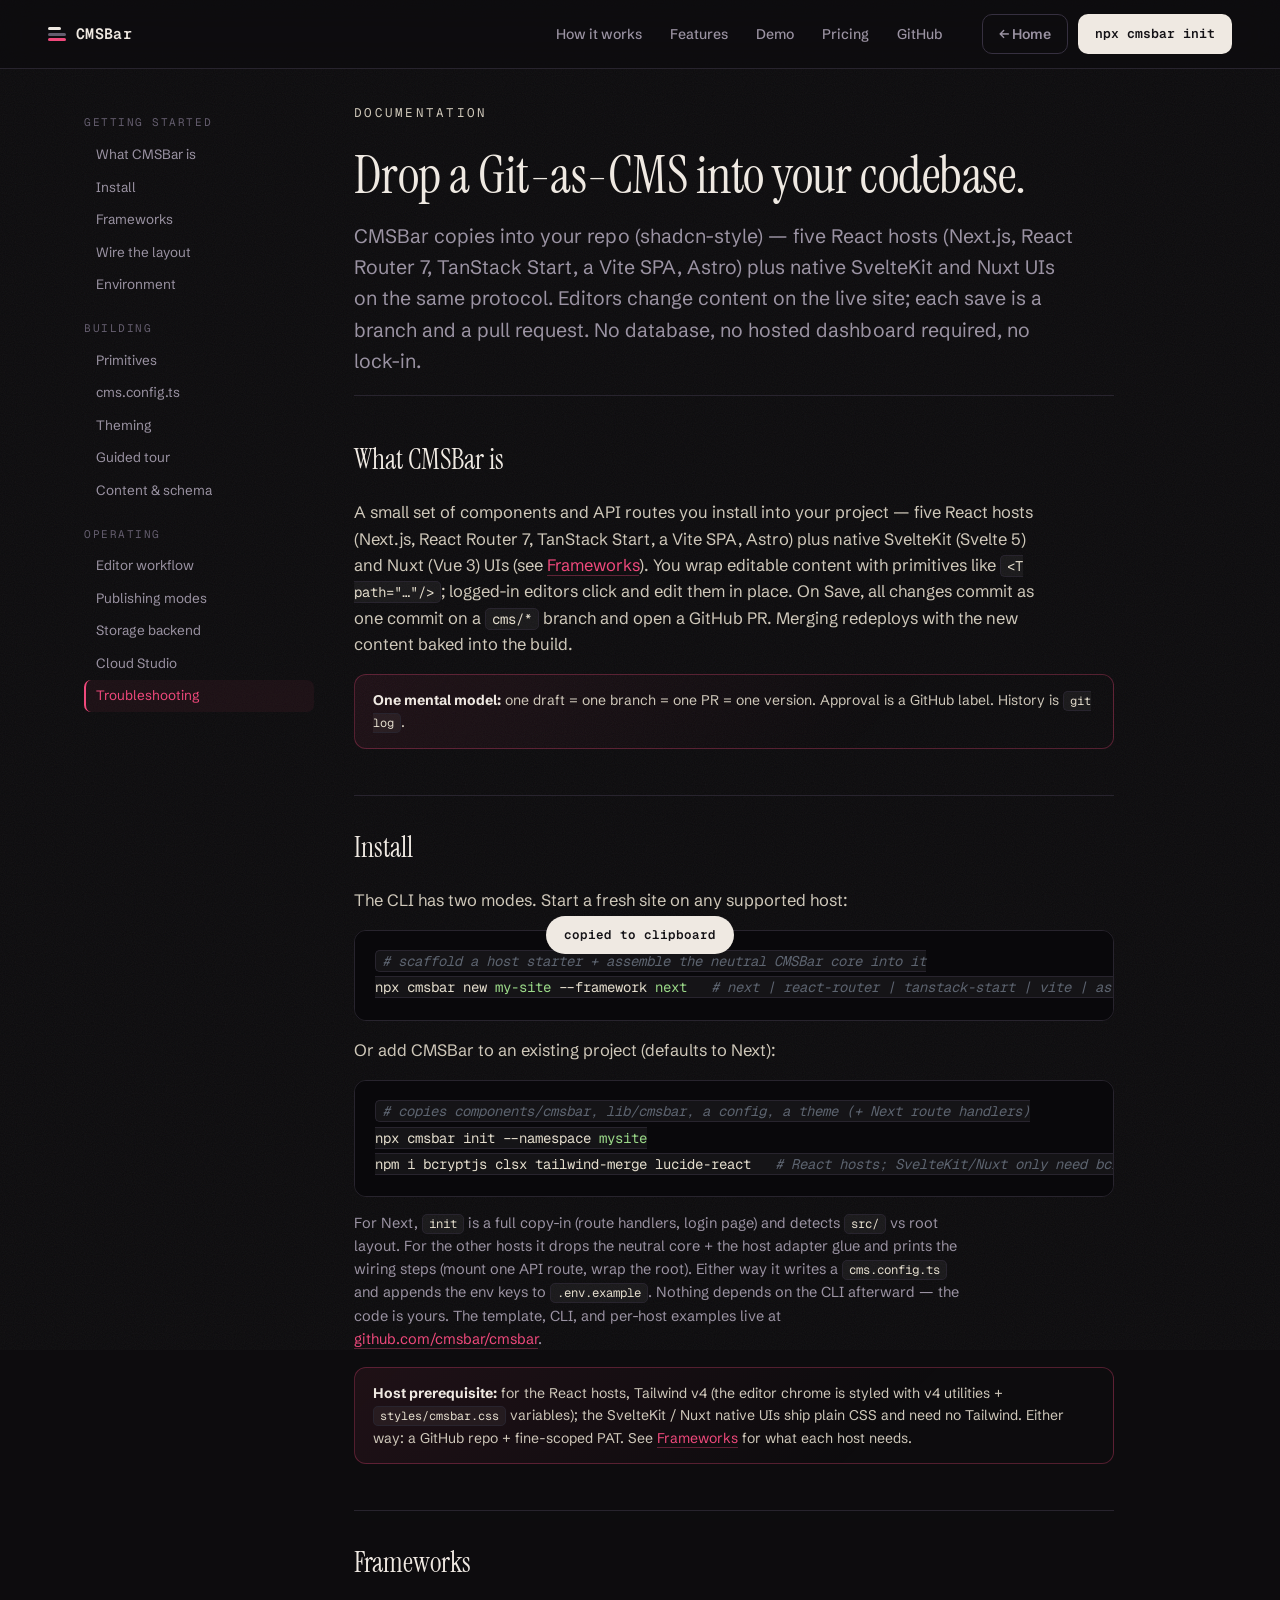
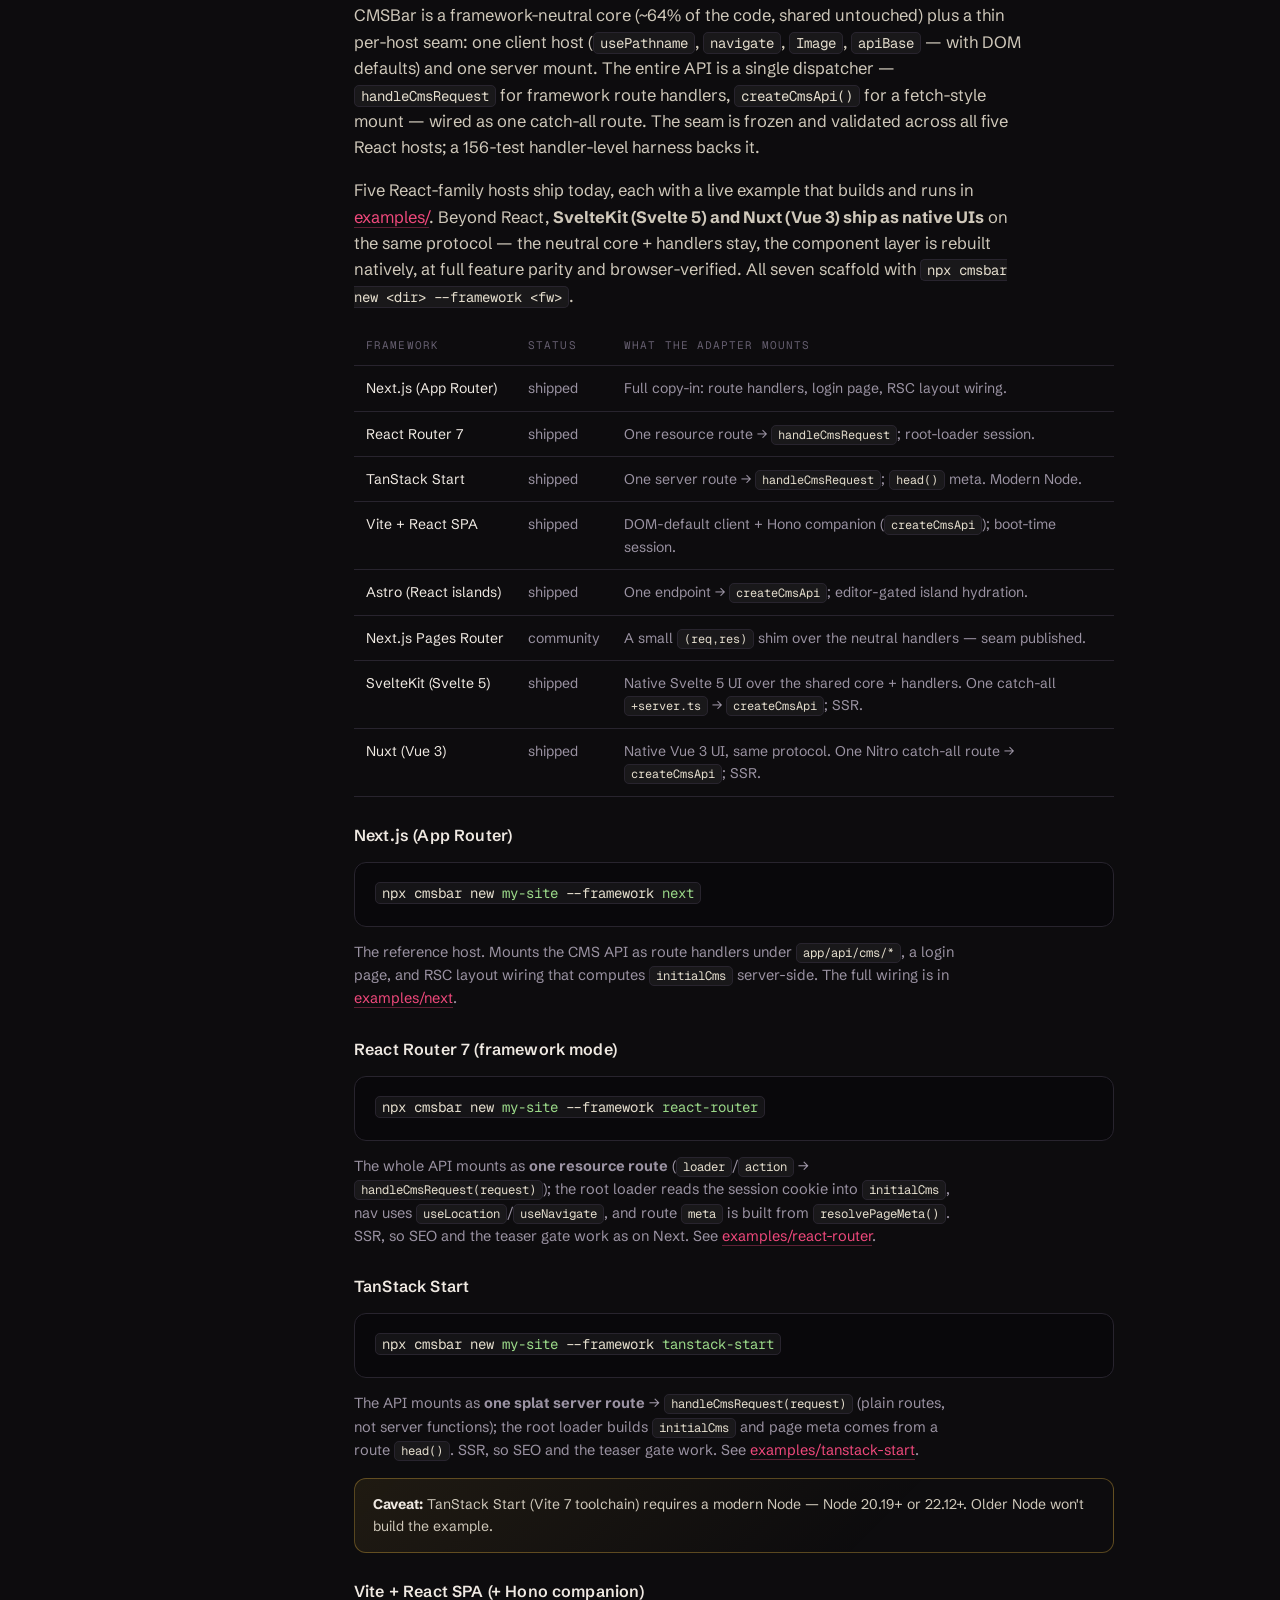
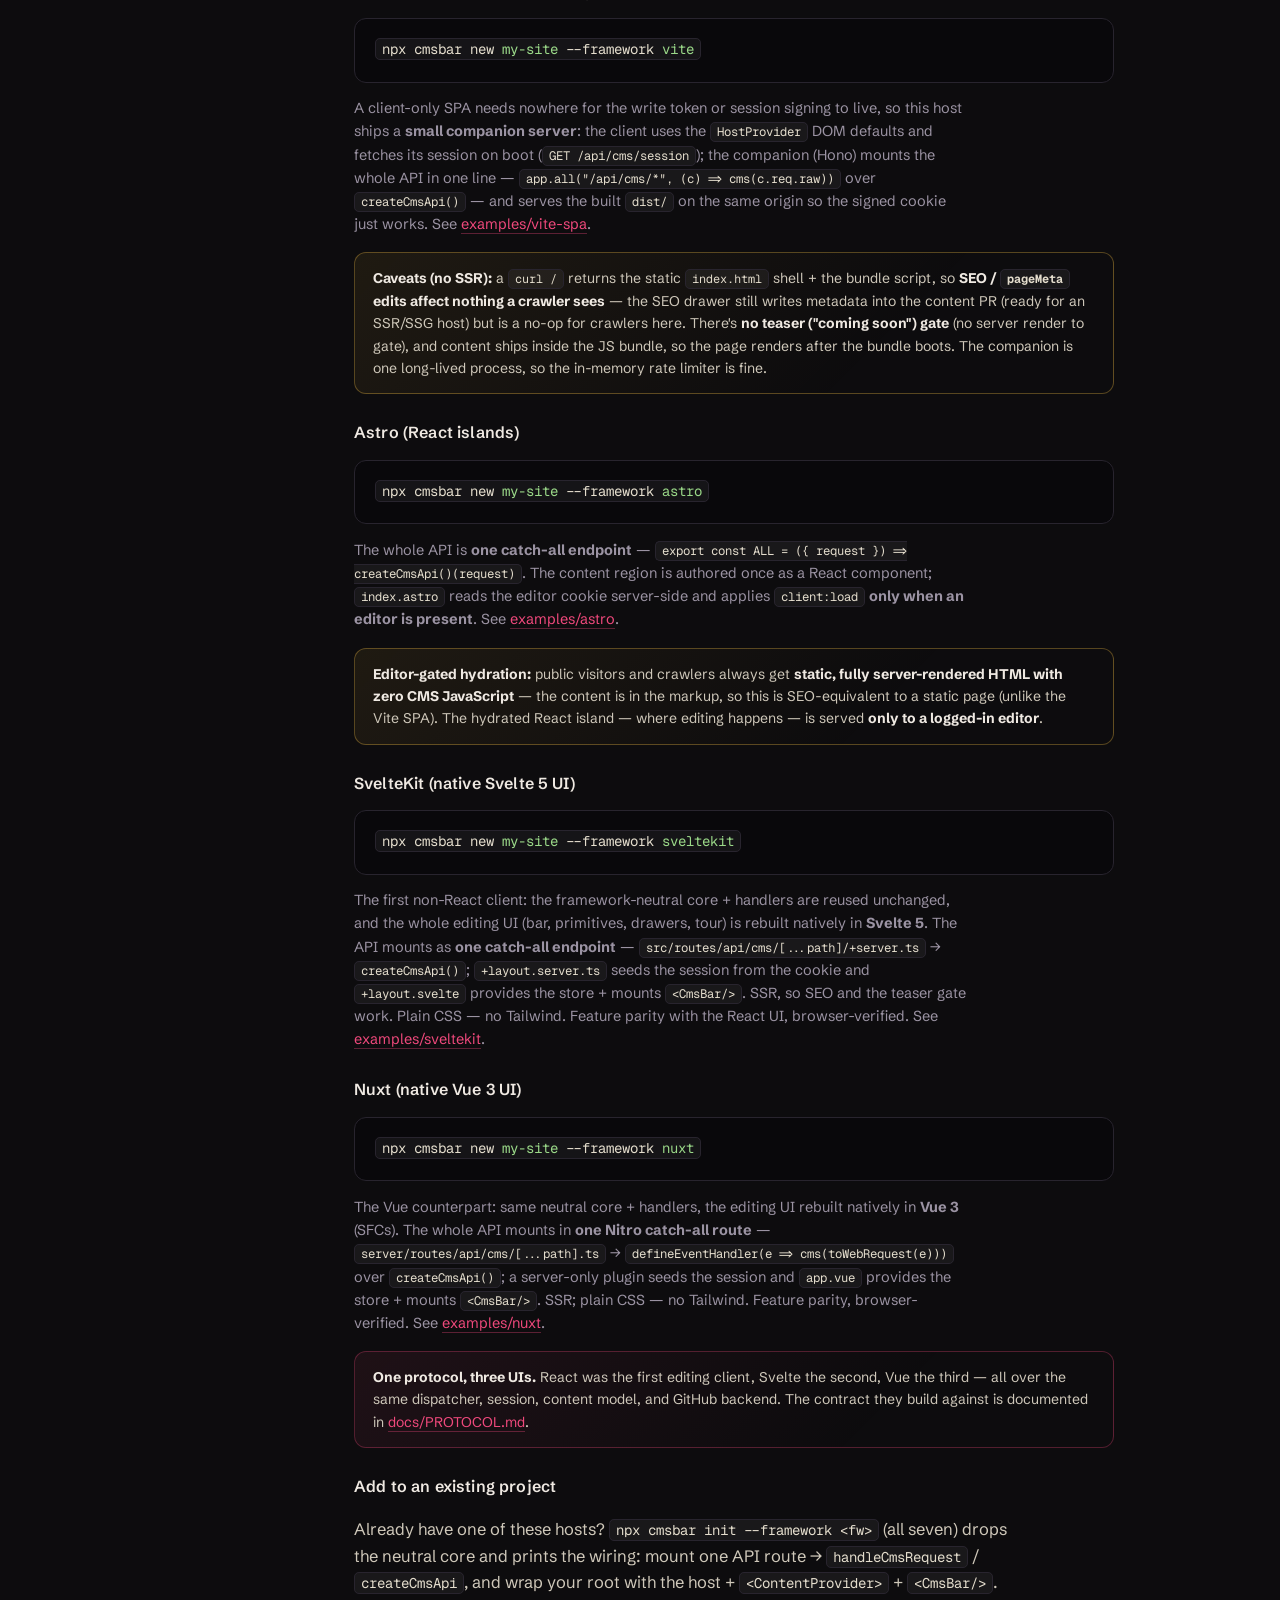
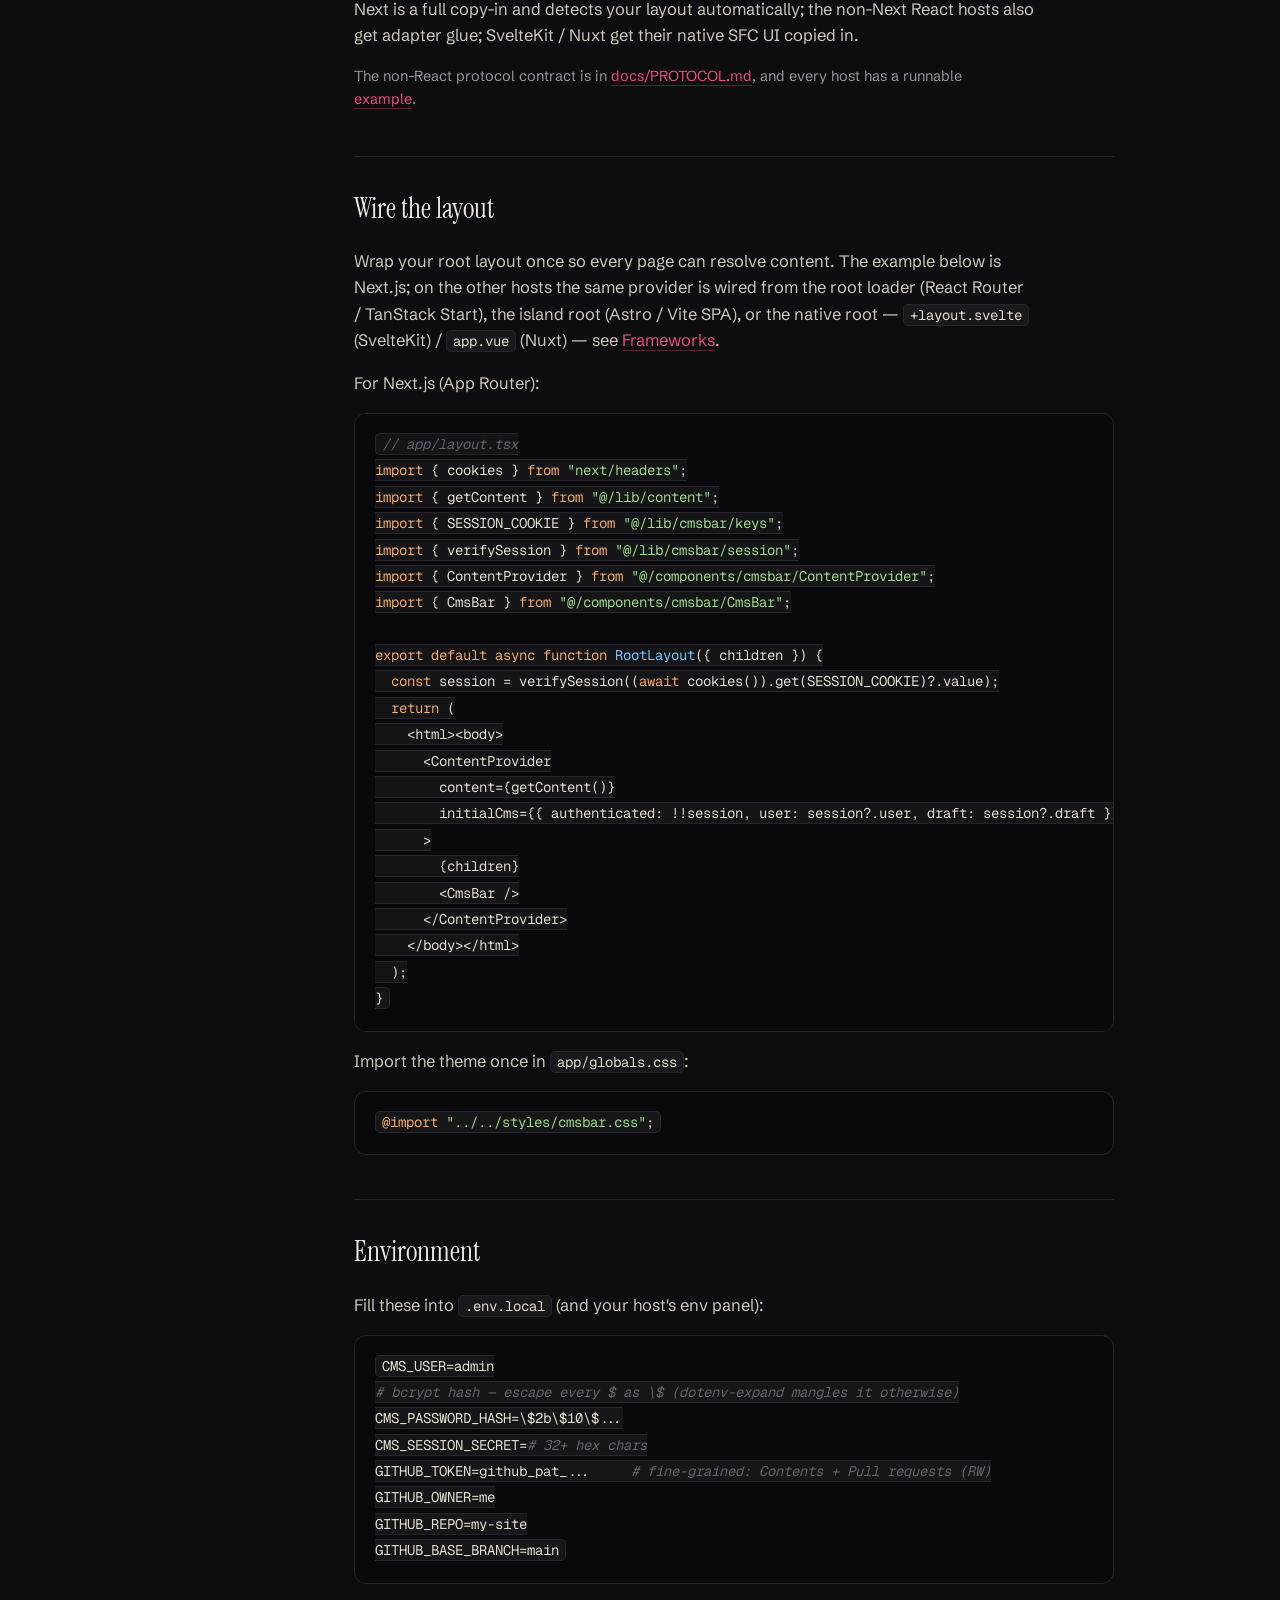
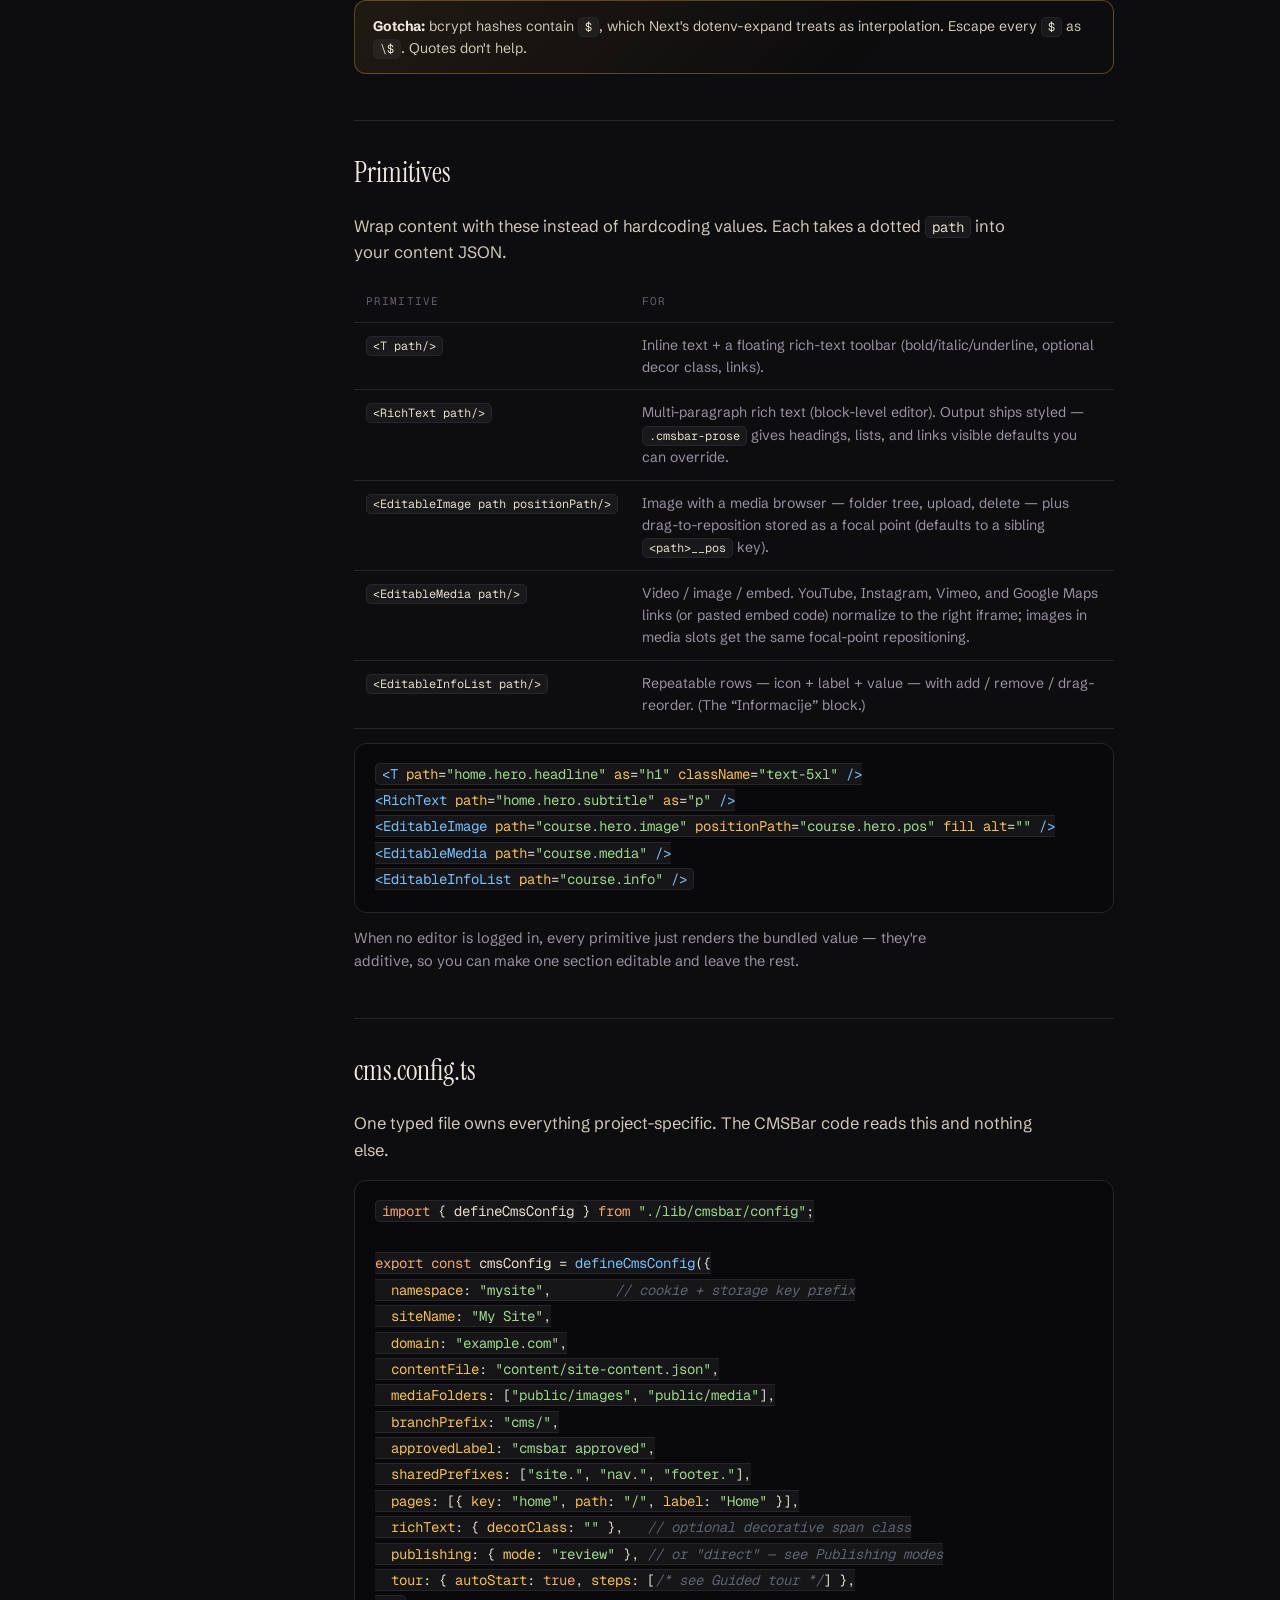
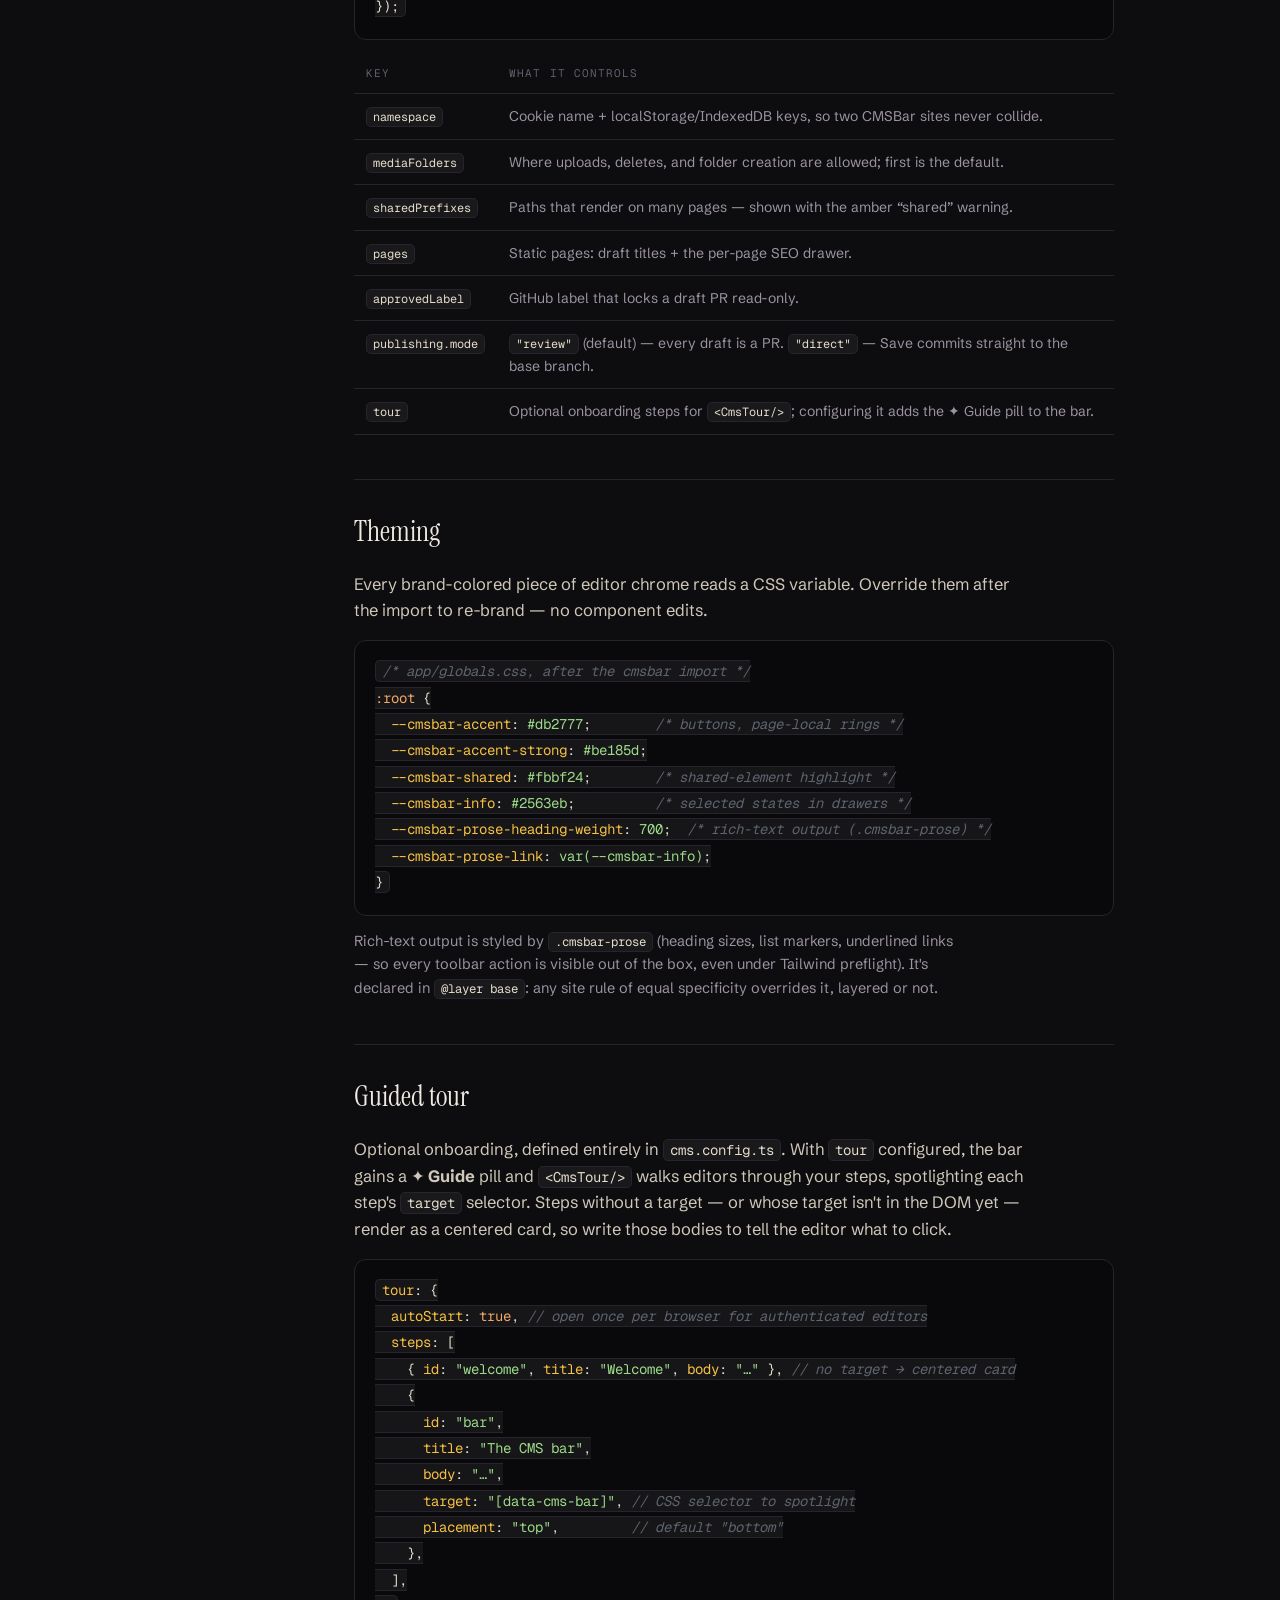
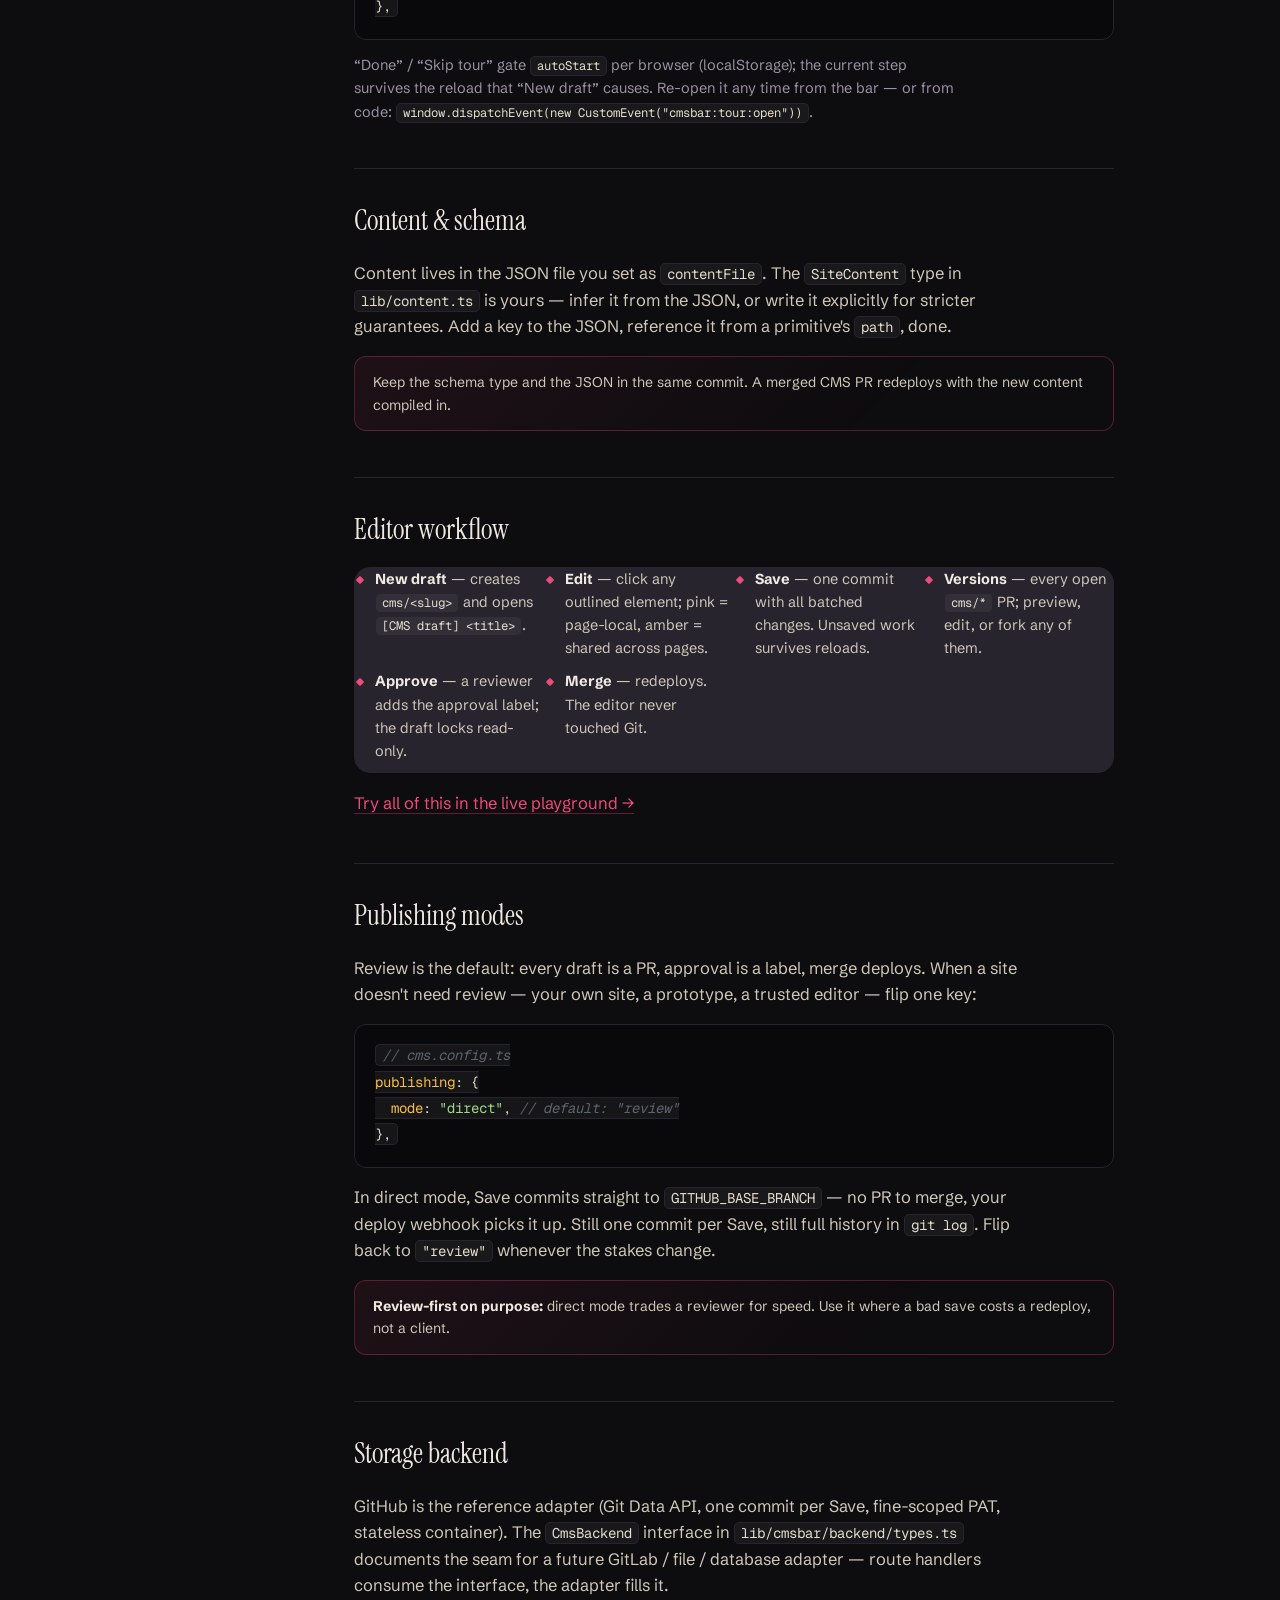
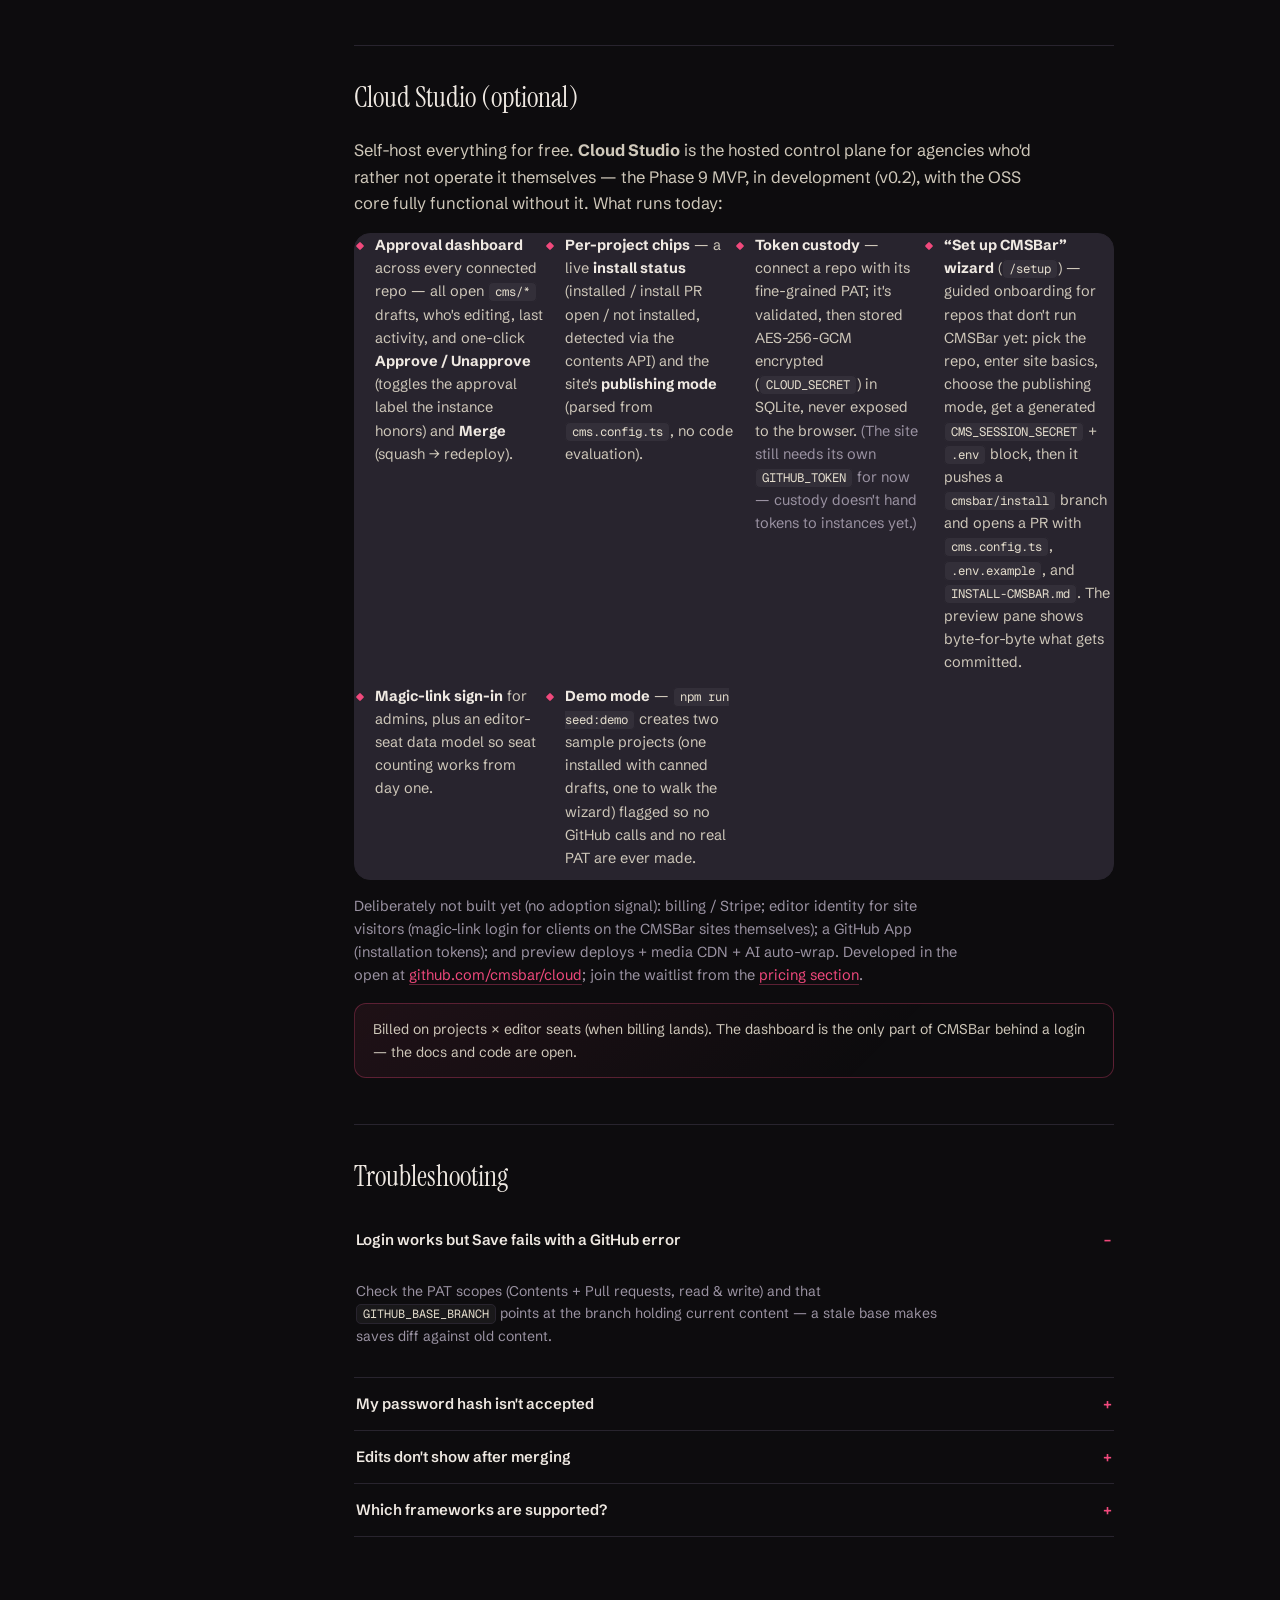
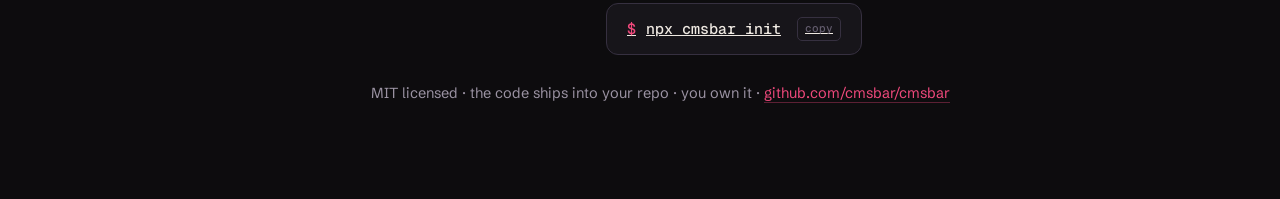
<file: docs.html>
<!DOCTYPE html>
<html lang="en">
  <head>
    <meta charset="UTF-8" />
    <meta name="viewport" content="width=device-width, initial-scale=1.0" />
    <title>CMSBar — Documentation</title>
    <meta name="description" content="Install CMSBar, configure it, wrap content with the primitives, theme it, and connect the Cloud control plane." />
    <link rel="canonical" href="https://cmsbar.com/docs" />
    <meta property="og:type" content="website" />
    <meta property="og:site_name" content="CMSBar" />
    <meta property="og:title" content="CMSBar — Documentation" />
    <meta property="og:description" content="Install CMSBar, configure it, wrap content with the primitives, theme it, and connect the Cloud control plane." />
    <meta property="og:url" content="https://cmsbar.com/docs" />
    <meta property="og:image" content="https://cmsbar.com/assets/cmsbar-promo-poster.jpg" />
    <meta name="twitter:card" content="summary_large_image" />
    <meta name="twitter:title" content="CMSBar — Documentation" />
    <meta name="twitter:description" content="Install CMSBar, configure it, wrap content with the primitives, theme it, and connect the Cloud control plane." />
    <meta name="twitter:image" content="https://cmsbar.com/assets/cmsbar-promo-poster.jpg" />
    <link rel="preconnect" href="https://fonts.googleapis.com" />
    <link rel="preconnect" href="https://fonts.gstatic.com" crossorigin />
    <link
      href="https://fonts.googleapis.com/css2?family=Instrument+Serif:ital@0;1&family=Schibsted+Grotesk:ital,wght@0,400;0,500;0,600;0,700;1,400&family=Geist+Mono:wght@400;500;600&display=swap"
      rel="stylesheet"
    />
    <link rel="stylesheet" href="styles.css" />
    <link rel="stylesheet" href="docs.css" />
    <link
      rel="icon"
      href="data:image/svg+xml,%3Csvg xmlns='http://www.w3.org/2000/svg' viewBox='0 0 32 32'%3E%3Crect width='32' height='32' rx='7' fill='%230d0c0e'/%3E%3Crect x='7' y='21' width='18' height='4' rx='2' fill='%23f0497c'/%3E%3Crect x='7' y='8' width='12' height='3' rx='1.5' fill='%23efe9e2'/%3E%3Crect x='7' y='14' width='18' height='3' rx='1.5' fill='%23544e55'/%3E%3C/svg%3E"
    />
  </head>
  <body class="docs-body">
    <div class="grain" aria-hidden="true"></div>

    <nav class="nav">
      <a class="brand" href="index.html">
        <span class="brand-mark" aria-hidden="true"><span></span><span></span><span class="bar"></span></span>
        CMSBar
      </a>
      <div class="nav-links">
        <a href="index.html#how">How it works</a>
        <a href="index.html#features">Features</a>
        <a href="https://playground.cmsbar.com/" target="_blank" rel="noopener">Demo</a>
        <a href="index.html#pricing">Pricing</a>
        <a href="https://github.com/cmsbar/cmsbar" target="_blank" rel="noopener">GitHub</a>
      </div>
      <div class="nav-cta">
        <a class="btn btn-ghost" href="index.html">← Home</a>
        <a class="btn btn-solid" href="#install">npx cmsbar init</a>
      </div>
    </nav>

    <div class="docs-shell">
      <!-- sidebar -->
      <aside class="docs-side">
        <nav class="docs-nav" id="docs-nav">
          <p class="dn-group">Getting started</p>
          <a href="#what">What CMSBar is</a>
          <a href="#install">Install</a>
          <a href="#frameworks">Frameworks</a>
          <a href="#wire">Wire the layout</a>
          <a href="#env">Environment</a>
          <p class="dn-group">Building</p>
          <a href="#primitives">Primitives</a>
          <a href="#config">cms.config.ts</a>
          <a href="#theming">Theming</a>
          <a href="#tour">Guided tour</a>
          <a href="#schema">Content &amp; schema</a>
          <p class="dn-group">Operating</p>
          <a href="#workflow">Editor workflow</a>
          <a href="#publishing">Publishing modes</a>
          <a href="#backend">Storage backend</a>
          <a href="#cloud">Cloud Studio</a>
          <a href="#faq">Troubleshooting</a>
        </nav>
      </aside>

      <!-- content -->
      <main class="docs-main">
        <header class="docs-hero">
          <p class="kicker">Documentation</p>
          <h1>Drop a Git-as-CMS into your codebase.</h1>
          <p class="lede">
            CMSBar copies into your repo (shadcn-style) — five React hosts
            (Next.js, React Router 7, TanStack Start, a Vite SPA, Astro) plus
            native SvelteKit and Nuxt UIs on the same protocol. Editors change
            content on the live site; each save is a branch and a pull request.
            No database, no hosted dashboard required, no lock-in.
          </p>
        </header>

        <section id="what">
          <h2>What CMSBar is</h2>
          <p>
            A small set of components and API routes you install into your
            project — five React hosts (Next.js, React Router 7, TanStack Start,
            a Vite SPA, Astro) plus native SvelteKit (Svelte 5) and Nuxt (Vue 3)
            UIs (see <a class="inline-link" href="#frameworks">Frameworks</a>).
            You wrap editable content with primitives like
            <code>&lt;T path="…"/&gt;</code>; logged-in editors click and edit
            them in place. On Save, all changes commit as one commit on a
            <code>cms/*</code> branch and open a GitHub PR. Merging redeploys with
            the new content baked into the build.
          </p>
          <div class="callout">
            <b>One mental model:</b> one draft = one branch = one PR = one
            version. Approval is a GitHub label. History is <code>git log</code>.
          </div>
        </section>

        <section id="install">
          <h2>Install</h2>
          <p>The CLI has two modes. Start a fresh site on any supported host:</p>
          <pre><code><span class="c"># scaffold a host starter + assemble the neutral CMSBar core into it</span>
npx cmsbar new <span class="s">my-site</span> --framework <span class="s">next</span>   <span class="c"># next | react-router | tanstack-start | vite | astro | sveltekit | nuxt</span></code></pre>
          <p>Or add CMSBar to an existing project (defaults to Next):</p>
          <pre><code><span class="c"># copies components/cmsbar, lib/cmsbar, a config, a theme (+ Next route handlers)</span>
npx cmsbar init --namespace <span class="s">mysite</span>
npm i bcryptjs clsx tailwind-merge lucide-react   <span class="c"># React hosts; SvelteKit/Nuxt only need bcryptjs</span></code></pre>
          <p class="dim">
            For Next, <code>init</code> is a full copy-in (route handlers, login
            page) and detects <code>src/</code> vs root layout. For the other
            hosts it drops the neutral core + the host adapter glue and prints
            the wiring steps (mount one API route, wrap the root). Either way it
            writes a <code>cms.config.ts</code> and appends the env keys to
            <code>.env.example</code>. Nothing depends on the CLI afterward —
            the code is yours. The template, CLI, and per-host examples live at
            <a class="inline-link" href="https://github.com/cmsbar/cmsbar" target="_blank" rel="noopener">github.com/cmsbar/cmsbar</a>.
          </p>
          <div class="callout">
            <b>Host prerequisite:</b> for the React hosts, Tailwind v4 (the editor
            chrome is styled with v4 utilities + <code>styles/cmsbar.css</code>
            variables); the SvelteKit / Nuxt native UIs ship plain CSS and need
            no Tailwind. Either way: a GitHub repo + fine-scoped PAT. See
            <a class="inline-link" href="#frameworks">Frameworks</a> for what each host needs.
          </div>
        </section>

        <section id="frameworks">
          <h2>Frameworks</h2>
          <p>
            CMSBar is a framework-neutral core (~64% of the code, shared
            untouched) plus a thin per-host seam: one client host
            (<code>usePathname</code>, <code>navigate</code>, <code>Image</code>,
            <code>apiBase</code> — with DOM defaults) and one server mount. The
            entire API is a single dispatcher — <code>handleCmsRequest</code> for
            framework route handlers, <code>createCmsApi()</code> for a
            fetch-style mount — wired as one catch-all route. The seam is frozen
            and validated across all five React hosts; a 156-test handler-level
            harness backs it.
          </p>
          <p>
            Five React-family hosts ship today, each with a live example that
            builds and runs in
            <a class="inline-link" href="https://github.com/cmsbar/cmsbar/tree/main/examples" target="_blank" rel="noopener">examples/</a>.
            Beyond React, <b>SvelteKit (Svelte 5) and Nuxt (Vue 3) ship as native
            UIs</b> on the same protocol — the neutral core + handlers stay, the
            component layer is rebuilt natively, at full feature parity and
            browser-verified. All seven scaffold with
            <code>npx cmsbar new &lt;dir&gt; --framework &lt;fw&gt;</code>.
          </p>

          <table class="api">
            <tr><th>Framework</th><th>Status</th><th>What the adapter mounts</th></tr>
            <tr><td>Next.js (App Router)</td><td>shipped</td><td>Full copy-in: route handlers, login page, RSC layout wiring.</td></tr>
            <tr><td>React Router 7</td><td>shipped</td><td>One resource route → <code>handleCmsRequest</code>; root-loader session.</td></tr>
            <tr><td>TanStack Start</td><td>shipped</td><td>One server route → <code>handleCmsRequest</code>; <code>head()</code> meta. Modern Node.</td></tr>
            <tr><td>Vite + React SPA</td><td>shipped</td><td>DOM-default client + Hono companion (<code>createCmsApi</code>); boot-time session.</td></tr>
            <tr><td>Astro (React islands)</td><td>shipped</td><td>One endpoint → <code>createCmsApi</code>; editor-gated island hydration.</td></tr>
            <tr><td>Next.js Pages Router</td><td>community</td><td>A small <code>(req,res)</code> shim over the neutral handlers — seam published.</td></tr>
            <tr><td>SvelteKit (Svelte 5)</td><td>shipped</td><td>Native Svelte 5 UI over the shared core + handlers. One catch-all <code>+server.ts</code> → <code>createCmsApi</code>; SSR.</td></tr>
            <tr><td>Nuxt (Vue 3)</td><td>shipped</td><td>Native Vue 3 UI, same protocol. One Nitro catch-all route → <code>createCmsApi</code>; SSR.</td></tr>
          </table>

          <h3>Next.js (App Router)</h3>
          <pre><code>npx cmsbar new <span class="s">my-site</span> --framework <span class="s">next</span></code></pre>
          <p class="dim">
            The reference host. Mounts the CMS API as route handlers under
            <code>app/api/cms/*</code>, a login page, and RSC layout wiring that
            computes <code>initialCms</code> server-side. The full wiring is in
            <a class="inline-link" href="https://github.com/cmsbar/cmsbar/tree/main/examples/next" target="_blank" rel="noopener">examples/next</a>.
          </p>

          <h3>React Router 7 (framework mode)</h3>
          <pre><code>npx cmsbar new <span class="s">my-site</span> --framework <span class="s">react-router</span></code></pre>
          <p class="dim">
            The whole API mounts as <b>one resource route</b>
            (<code>loader</code>/<code>action</code> → <code>handleCmsRequest(request)</code>);
            the root loader reads the session cookie into <code>initialCms</code>,
            nav uses <code>useLocation</code>/<code>useNavigate</code>, and route
            <code>meta</code> is built from <code>resolvePageMeta()</code>. SSR, so
            SEO and the teaser gate work as on Next. See
            <a class="inline-link" href="https://github.com/cmsbar/cmsbar/tree/main/examples/react-router" target="_blank" rel="noopener">examples/react-router</a>.
          </p>

          <h3>TanStack Start</h3>
          <pre><code>npx cmsbar new <span class="s">my-site</span> --framework <span class="s">tanstack-start</span></code></pre>
          <p class="dim">
            The API mounts as <b>one splat server route</b> →
            <code>handleCmsRequest(request)</code> (plain routes, not server
            functions); the root loader builds <code>initialCms</code> and page
            meta comes from a route <code>head()</code>. SSR, so SEO and the
            teaser gate work. See
            <a class="inline-link" href="https://github.com/cmsbar/cmsbar/tree/main/examples/tanstack-start" target="_blank" rel="noopener">examples/tanstack-start</a>.
          </p>
          <div class="callout warn">
            <b>Caveat:</b> TanStack Start (Vite&nbsp;7 toolchain) requires a
            modern Node — Node&nbsp;20.19+ or 22.12+. Older Node won't build the
            example.
          </div>

          <h3>Vite + React SPA (+ Hono companion)</h3>
          <pre><code>npx cmsbar new <span class="s">my-site</span> --framework <span class="s">vite</span></code></pre>
          <p class="dim">
            A client-only SPA needs nowhere for the write token or session
            signing to live, so this host ships a <b>small companion server</b>:
            the client uses the <code>HostProvider</code> DOM defaults and fetches
            its session on boot (<code>GET /api/cms/session</code>); the companion
            (Hono) mounts the whole API in one line —
            <code>app.all("/api/cms/*", (c) =&gt; cms(c.req.raw))</code> over
            <code>createCmsApi()</code> — and serves the built <code>dist/</code>
            on the same origin so the signed cookie just works. See
            <a class="inline-link" href="https://github.com/cmsbar/cmsbar/tree/main/examples/vite-spa" target="_blank" rel="noopener">examples/vite-spa</a>.
          </p>
          <div class="callout warn">
            <b>Caveats (no SSR):</b> a <code>curl /</code> returns the static
            <code>index.html</code> shell + the bundle script, so
            <b>SEO / <code>pageMeta</code> edits affect nothing a crawler sees</b>
            — the SEO drawer still writes metadata into the content PR (ready for
            an SSR/SSG host) but is a no-op for crawlers here. There's <b>no
            teaser ("coming soon") gate</b> (no server render to gate), and content
            ships inside the JS bundle, so the page renders after the bundle boots.
            The companion is one long-lived process, so the in-memory rate limiter
            is fine.
          </div>

          <h3>Astro (React islands)</h3>
          <pre><code>npx cmsbar new <span class="s">my-site</span> --framework <span class="s">astro</span></code></pre>
          <p class="dim">
            The whole API is <b>one catch-all endpoint</b> —
            <code>export const ALL = ({ request }) =&gt; createCmsApi()(request)</code>.
            The content region is authored once as a React component;
            <code>index.astro</code> reads the editor cookie server-side and
            applies <code>client:load</code> <b>only when an editor is present</b>.
            See
            <a class="inline-link" href="https://github.com/cmsbar/cmsbar/tree/main/examples/astro" target="_blank" rel="noopener">examples/astro</a>.
          </p>
          <div class="callout warn">
            <b>Editor-gated hydration:</b> public visitors and crawlers always get
            <b>static, fully server-rendered HTML with zero CMS JavaScript</b> —
            the content is in the markup, so this is SEO-equivalent to a static
            page (unlike the Vite SPA). The hydrated React island — where editing
            happens — is served <b>only to a logged-in editor</b>.
          </div>

          <h3>SvelteKit (native Svelte 5 UI)</h3>
          <pre><code>npx cmsbar new <span class="s">my-site</span> --framework <span class="s">sveltekit</span></code></pre>
          <p class="dim">
            The first non-React client: the framework-neutral core + handlers are
            reused unchanged, and the whole editing UI (bar, primitives, drawers,
            tour) is rebuilt natively in <b>Svelte 5</b>. The API mounts as
            <b>one catch-all endpoint</b> —
            <code>src/routes/api/cms/[...path]/+server.ts</code> →
            <code>createCmsApi()</code>; <code>+layout.server.ts</code> seeds the
            session from the cookie and <code>+layout.svelte</code> provides the
            store + mounts <code>&lt;CmsBar/&gt;</code>. SSR, so SEO and the teaser
            gate work. Plain CSS — no Tailwind. Feature parity with the React UI,
            browser-verified. See
            <a class="inline-link" href="https://github.com/cmsbar/cmsbar/tree/main/examples/sveltekit" target="_blank" rel="noopener">examples/sveltekit</a>.
          </p>

          <h3>Nuxt (native Vue 3 UI)</h3>
          <pre><code>npx cmsbar new <span class="s">my-site</span> --framework <span class="s">nuxt</span></code></pre>
          <p class="dim">
            The Vue counterpart: same neutral core + handlers, the editing UI
            rebuilt natively in <b>Vue 3</b> (SFCs). The whole API mounts in
            <b>one Nitro catch-all route</b> —
            <code>server/routes/api/cms/[...path].ts</code> →
            <code>defineEventHandler(e =&gt; cms(toWebRequest(e)))</code> over
            <code>createCmsApi()</code>; a server-only plugin seeds the session
            and <code>app.vue</code> provides the store + mounts
            <code>&lt;CmsBar/&gt;</code>. SSR; plain CSS — no Tailwind. Feature
            parity, browser-verified. See
            <a class="inline-link" href="https://github.com/cmsbar/cmsbar/tree/main/examples/nuxt" target="_blank" rel="noopener">examples/nuxt</a>.
          </p>
          <div class="callout">
            <b>One protocol, three UIs.</b> React was the first editing client,
            Svelte the second, Vue the third — all over the same dispatcher,
            session, content model, and GitHub backend. The contract they build
            against is documented in
            <a class="inline-link" href="https://github.com/cmsbar/cmsbar/blob/main/docs/PROTOCOL.md" target="_blank" rel="noopener">docs/PROTOCOL.md</a>.
          </div>

          <h3>Add to an existing project</h3>
          <p>
            Already have one of these hosts? <code>npx cmsbar init --framework &lt;fw&gt;</code>
            (all seven) drops the neutral core and prints the wiring: mount one
            API route → <code>handleCmsRequest</code> / <code>createCmsApi</code>,
            and wrap your root with the host + <code>&lt;ContentProvider&gt;</code> +
            <code>&lt;CmsBar/&gt;</code>. Next is a full copy-in and detects your
            layout automatically; the non-Next React hosts also get adapter glue;
            SvelteKit / Nuxt get their native SFC UI copied in.
          </p>
          <p class="dim">
            The non-React protocol contract is in
            <a class="inline-link" href="https://github.com/cmsbar/cmsbar/blob/main/docs/PROTOCOL.md" target="_blank" rel="noopener">docs/PROTOCOL.md</a>,
            and every host has a runnable
            <a class="inline-link" href="https://github.com/cmsbar/cmsbar/tree/main/examples" target="_blank" rel="noopener">example</a>.
          </p>
        </section>

        <section id="wire">
          <h2>Wire the layout</h2>
          <p>
            Wrap your root layout once so every page can resolve content. The
            example below is Next.js; on the other hosts the same provider is
            wired from the root loader (React Router / TanStack Start), the island
            root (Astro / Vite SPA), or the native root —
            <code>+layout.svelte</code> (SvelteKit) / <code>app.vue</code> (Nuxt)
            — see <a class="inline-link" href="#frameworks">Frameworks</a>.
          </p>
          <p>For Next.js (App Router):</p>
          <pre><code><span class="c">// app/layout.tsx</span>
<span class="k">import</span> { cookies } <span class="k">from</span> <span class="s">"next/headers"</span>;
<span class="k">import</span> { getContent } <span class="k">from</span> <span class="s">"@/lib/content"</span>;
<span class="k">import</span> { SESSION_COOKIE } <span class="k">from</span> <span class="s">"@/lib/cmsbar/keys"</span>;
<span class="k">import</span> { verifySession } <span class="k">from</span> <span class="s">"@/lib/cmsbar/session"</span>;
<span class="k">import</span> { ContentProvider } <span class="k">from</span> <span class="s">"@/components/cmsbar/ContentProvider"</span>;
<span class="k">import</span> { CmsBar } <span class="k">from</span> <span class="s">"@/components/cmsbar/CmsBar"</span>;

<span class="k">export default async function</span> <span class="f">RootLayout</span>({ children }) {
  <span class="k">const</span> session = verifySession((<span class="k">await</span> cookies()).get(SESSION_COOKIE)?.value);
  <span class="k">return</span> (
    &lt;html&gt;&lt;body&gt;
      &lt;ContentProvider
        content={getContent()}
        initialCms={{ authenticated: !!session, user: session?.user, draft: session?.draft }}
      &gt;
        {children}
        &lt;CmsBar /&gt;
      &lt;/ContentProvider&gt;
    &lt;/body&gt;&lt;/html&gt;
  );
}</code></pre>
          <p>Import the theme once in <code>app/globals.css</code>:</p>
          <pre><code><span class="k">@import</span> <span class="s">"../../styles/cmsbar.css"</span>;</code></pre>
        </section>

        <section id="env">
          <h2>Environment</h2>
          <p>Fill these into <code>.env.local</code> (and your host's env panel):</p>
          <pre><code>CMS_USER=admin
<span class="c"># bcrypt hash — escape every $ as \$ (dotenv-expand mangles it otherwise)</span>
CMS_PASSWORD_HASH=\$2b\$10\$...
CMS_SESSION_SECRET=<span class="c"># 32+ hex chars</span>
GITHUB_TOKEN=github_pat_...     <span class="c"># fine-grained: Contents + Pull requests (RW)</span>
GITHUB_OWNER=me
GITHUB_REPO=my-site
GITHUB_BASE_BRANCH=main</code></pre>
          <div class="callout warn">
            <b>Gotcha:</b> bcrypt hashes contain <code>$</code>, which Next's
            dotenv-expand treats as interpolation. Escape every <code>$</code>
            as <code>\$</code>. Quotes don't help.
          </div>
        </section>

        <section id="primitives">
          <h2>Primitives</h2>
          <p>Wrap content with these instead of hardcoding values. Each takes a dotted <code>path</code> into your content JSON.</p>
          <table class="api">
            <tr><th>Primitive</th><th>For</th></tr>
            <tr><td><code>&lt;T path/&gt;</code></td><td>Inline text + a floating rich-text toolbar (bold/italic/underline, optional decor class, links).</td></tr>
            <tr><td><code>&lt;RichText path/&gt;</code></td><td>Multi-paragraph rich text (block-level editor). Output ships styled — <code>.cmsbar-prose</code> gives headings, lists, and links visible defaults you can override.</td></tr>
            <tr><td><code>&lt;EditableImage path positionPath/&gt;</code></td><td>Image with a media browser — folder tree, upload, delete — plus drag-to-reposition stored as a focal point (defaults to a sibling <code>&lt;path&gt;__pos</code> key).</td></tr>
            <tr><td><code>&lt;EditableMedia path/&gt;</code></td><td>Video / image / embed. YouTube, Instagram, Vimeo, and Google Maps links (or pasted embed code) normalize to the right iframe; images in media slots get the same focal-point repositioning.</td></tr>
            <tr><td><code>&lt;EditableInfoList path/&gt;</code></td><td>Repeatable rows — icon + label + value — with add / remove / drag-reorder. (The “Informacije” block.)</td></tr>
          </table>
          <pre><code><span class="f">&lt;T</span> <span class="a">path</span>=<span class="s">"home.hero.headline"</span> <span class="a">as</span>=<span class="s">"h1"</span> <span class="a">className</span>=<span class="s">"text-5xl"</span> <span class="f">/&gt;</span>
<span class="f">&lt;RichText</span> <span class="a">path</span>=<span class="s">"home.hero.subtitle"</span> <span class="a">as</span>=<span class="s">"p"</span> <span class="f">/&gt;</span>
<span class="f">&lt;EditableImage</span> <span class="a">path</span>=<span class="s">"course.hero.image"</span> <span class="a">positionPath</span>=<span class="s">"course.hero.pos"</span> <span class="a">fill</span> <span class="a">alt</span>=<span class="s">""</span> <span class="f">/&gt;</span>
<span class="f">&lt;EditableMedia</span> <span class="a">path</span>=<span class="s">"course.media"</span> <span class="f">/&gt;</span>
<span class="f">&lt;EditableInfoList</span> <span class="a">path</span>=<span class="s">"course.info"</span> <span class="f">/&gt;</span></code></pre>
          <p class="dim">When no editor is logged in, every primitive just renders the bundled value — they're additive, so you can make one section editable and leave the rest.</p>
        </section>

        <section id="config">
          <h2>cms.config.ts</h2>
          <p>One typed file owns everything project-specific. The CMSBar code reads this and nothing else.</p>
          <pre><code><span class="k">import</span> { defineCmsConfig } <span class="k">from</span> <span class="s">"./lib/cmsbar/config"</span>;

<span class="k">export const</span> cmsConfig = <span class="f">defineCmsConfig</span>({
  <span class="a">namespace</span>: <span class="s">"mysite"</span>,        <span class="c">// cookie + storage key prefix</span>
  <span class="a">siteName</span>: <span class="s">"My Site"</span>,
  <span class="a">domain</span>: <span class="s">"example.com"</span>,
  <span class="a">contentFile</span>: <span class="s">"content/site-content.json"</span>,
  <span class="a">mediaFolders</span>: [<span class="s">"public/images"</span>, <span class="s">"public/media"</span>],
  <span class="a">branchPrefix</span>: <span class="s">"cms/"</span>,
  <span class="a">approvedLabel</span>: <span class="s">"cmsbar approved"</span>,
  <span class="a">sharedPrefixes</span>: [<span class="s">"site."</span>, <span class="s">"nav."</span>, <span class="s">"footer."</span>],
  <span class="a">pages</span>: [{ <span class="a">key</span>: <span class="s">"home"</span>, <span class="a">path</span>: <span class="s">"/"</span>, <span class="a">label</span>: <span class="s">"Home"</span> }],
  <span class="a">richText</span>: { <span class="a">decorClass</span>: <span class="s">""</span> },   <span class="c">// optional decorative span class</span>
  <span class="a">publishing</span>: { <span class="a">mode</span>: <span class="s">"review"</span> }, <span class="c">// or "direct" — see Publishing modes</span>
  <span class="a">tour</span>: { <span class="a">autoStart</span>: <span class="k">true</span>, <span class="a">steps</span>: [<span class="c">/* see Guided tour */</span>] },
});</code></pre>
          <table class="api">
            <tr><th>Key</th><th>What it controls</th></tr>
            <tr><td><code>namespace</code></td><td>Cookie name + localStorage/IndexedDB keys, so two CMSBar sites never collide.</td></tr>
            <tr><td><code>mediaFolders</code></td><td>Where uploads, deletes, and folder creation are allowed; first is the default.</td></tr>
            <tr><td><code>sharedPrefixes</code></td><td>Paths that render on many pages — shown with the amber “shared” warning.</td></tr>
            <tr><td><code>pages</code></td><td>Static pages: draft titles + the per-page SEO drawer.</td></tr>
            <tr><td><code>approvedLabel</code></td><td>GitHub label that locks a draft PR read-only.</td></tr>
            <tr><td><code>publishing.mode</code></td><td><code>"review"</code> (default) — every draft is a PR. <code>"direct"</code> — Save commits straight to the base branch.</td></tr>
            <tr><td><code>tour</code></td><td>Optional onboarding steps for <code>&lt;CmsTour/&gt;</code>; configuring it adds the ✦ Guide pill to the bar.</td></tr>
          </table>
        </section>

        <section id="theming">
          <h2>Theming</h2>
          <p>Every brand-colored piece of editor chrome reads a CSS variable. Override them after the import to re-brand — no component edits.</p>
          <pre><code><span class="c">/* app/globals.css, after the cmsbar import */</span>
<span class="k">:root</span> {
  <span class="a">--cmsbar-accent</span>: <span class="s">#db2777</span>;        <span class="c">/* buttons, page-local rings */</span>
  <span class="a">--cmsbar-accent-strong</span>: <span class="s">#be185d</span>;
  <span class="a">--cmsbar-shared</span>: <span class="s">#fbbf24</span>;        <span class="c">/* shared-element highlight */</span>
  <span class="a">--cmsbar-info</span>: <span class="s">#2563eb</span>;          <span class="c">/* selected states in drawers */</span>
  <span class="a">--cmsbar-prose-heading-weight</span>: <span class="s">700</span>;  <span class="c">/* rich-text output (.cmsbar-prose) */</span>
  <span class="a">--cmsbar-prose-link</span>: <span class="s">var(--cmsbar-info)</span>;
}</code></pre>
          <p class="dim">
            Rich-text output is styled by <code>.cmsbar-prose</code> (heading
            sizes, list markers, underlined links — so every toolbar action is
            visible out of the box, even under Tailwind preflight). It's
            declared in <code>@layer base</code>: any site rule of equal
            specificity overrides it, layered or not.
          </p>
        </section>

        <section id="tour">
          <h2>Guided tour</h2>
          <p>
            Optional onboarding, defined entirely in <code>cms.config.ts</code>.
            With <code>tour</code> configured, the bar gains a <b>✦ Guide</b>
            pill and <code>&lt;CmsTour/&gt;</code> walks editors through your
            steps, spotlighting each step's <code>target</code> selector. Steps
            without a target — or whose target isn't in the DOM yet — render as
            a centered card, so write those bodies to tell the editor what to
            click.
          </p>
          <pre><code><span class="a">tour</span>: {
  <span class="a">autoStart</span>: <span class="k">true</span>, <span class="c">// open once per browser for authenticated editors</span>
  <span class="a">steps</span>: [
    { <span class="a">id</span>: <span class="s">"welcome"</span>, <span class="a">title</span>: <span class="s">"Welcome"</span>, <span class="a">body</span>: <span class="s">"…"</span> }, <span class="c">// no target → centered card</span>
    {
      <span class="a">id</span>: <span class="s">"bar"</span>,
      <span class="a">title</span>: <span class="s">"The CMS bar"</span>,
      <span class="a">body</span>: <span class="s">"…"</span>,
      <span class="a">target</span>: <span class="s">"[data-cms-bar]"</span>, <span class="c">// CSS selector to spotlight</span>
      <span class="a">placement</span>: <span class="s">"top"</span>,         <span class="c">// default "bottom"</span>
    },
  ],
},</code></pre>
          <p class="dim">
            “Done” / “Skip tour” gate <code>autoStart</code> per browser
            (localStorage); the current step survives the reload that “New
            draft” causes. Re-open it any time from the bar — or from code:
            <code>window.dispatchEvent(new CustomEvent("cmsbar:tour:open"))</code>.
          </p>
        </section>

        <section id="schema">
          <h2>Content &amp; schema</h2>
          <p>
            Content lives in the JSON file you set as <code>contentFile</code>.
            The <code>SiteContent</code> type in <code>lib/content.ts</code> is
            yours — infer it from the JSON, or write it explicitly for stricter
            guarantees. Add a key to the JSON, reference it from a primitive's
            <code>path</code>, done.
          </p>
          <div class="callout">
            Keep the schema type and the JSON in the same commit. A merged CMS
            PR redeploys with the new content compiled in.
          </div>
        </section>

        <section id="workflow">
          <h2>Editor workflow</h2>
          <ul class="steps">
            <li><b>New draft</b> — creates <code>cms/&lt;slug&gt;</code> and opens <code>[CMS draft] &lt;title&gt;</code>.</li>
            <li><b>Edit</b> — click any outlined element; pink = page-local, amber = shared across pages.</li>
            <li><b>Save</b> — one commit with all batched changes. Unsaved work survives reloads.</li>
            <li><b>Versions</b> — every open <code>cms/*</code> PR; preview, edit, or fork any of them.</li>
            <li><b>Approve</b> — a reviewer adds the approval label; the draft locks read-only.</li>
            <li><b>Merge</b> — redeploys. The editor never touched Git.</li>
          </ul>
          <p><a class="inline-link" href="https://playground.cmsbar.com/" target="_blank" rel="noopener">Try all of this in the live playground →</a></p>
        </section>

        <section id="publishing">
          <h2>Publishing modes</h2>
          <p>
            Review is the default: every draft is a PR, approval is a label,
            merge deploys. When a site doesn't need review — your own site, a
            prototype, a trusted editor — flip one key:
          </p>
          <pre><code><span class="c">// cms.config.ts</span>
<span class="a">publishing</span>: {
  <span class="a">mode</span>: <span class="s">"direct"</span>, <span class="c">// default: "review"</span>
},</code></pre>
          <p>
            In direct mode, Save commits straight to
            <code>GITHUB_BASE_BRANCH</code> — no PR to merge, your deploy
            webhook picks it up. Still one commit per Save, still full history
            in <code>git log</code>. Flip back to <code>"review"</code>
            whenever the stakes change.
          </p>
          <div class="callout">
            <b>Review-first on purpose:</b> direct mode trades a reviewer for
            speed. Use it where a bad save costs a redeploy, not a client.
          </div>
        </section>

        <section id="backend">
          <h2>Storage backend</h2>
          <p>
            GitHub is the reference adapter (Git Data API, one commit per Save,
            fine-scoped PAT, stateless container). The
            <code>CmsBackend</code> interface in
            <code>lib/cmsbar/backend/types.ts</code> documents the seam for a
            future GitLab / file / database adapter — route handlers consume the
            interface, the adapter fills it.
          </p>
        </section>

        <section id="cloud">
          <h2>Cloud Studio (optional)</h2>
          <p>
            Self-host everything for free. <b>Cloud Studio</b> is the hosted
            control plane for agencies who'd rather not operate it themselves —
            the Phase 9 MVP, in development (v0.2), with the OSS core fully
            functional without it. What runs today:
          </p>
          <ul class="steps">
            <li><b>Approval dashboard</b> across every connected repo — all open <code>cms/*</code> drafts, who's editing, last activity, and one-click <b>Approve / Unapprove</b> (toggles the approval label the instance honors) and <b>Merge</b> (squash → redeploy).</li>
            <li><b>Per-project chips</b> — a live <b>install status</b> (installed / install PR open / not installed, detected via the contents API) and the site's <b>publishing mode</b> (parsed from <code>cms.config.ts</code>, no code evaluation).</li>
            <li><b>Token custody</b> — connect a repo with its fine-grained PAT; it's validated, then stored AES-256-GCM encrypted (<code>CLOUD_SECRET</code>) in SQLite, never exposed to the browser. <span class="dim">(The site still needs its own <code>GITHUB_TOKEN</code> for now — custody doesn't hand tokens to instances yet.)</span></li>
            <li><b>“Set up CMSBar” wizard</b> (<code>/setup</code>) — guided onboarding for repos that don't run CMSBar yet: pick the repo, enter site basics, choose the publishing mode, get a generated <code>CMS_SESSION_SECRET</code> + <code>.env</code> block, then it pushes a <code>cmsbar/install</code> branch and opens a PR with <code>cms.config.ts</code>, <code>.env.example</code>, and <code>INSTALL-CMSBAR.md</code>. The preview pane shows byte-for-byte what gets committed.</li>
            <li><b>Magic-link sign-in</b> for admins, plus an editor-seat data model so seat counting works from day one.</li>
            <li><b>Demo mode</b> — <code>npm run seed:demo</code> creates two sample projects (one installed with canned drafts, one to walk the wizard) flagged so no GitHub calls and no real PAT are ever made.</li>
          </ul>
          <p class="dim">
            Deliberately not built yet (no adoption signal): billing / Stripe;
            editor identity for site visitors (magic-link login for clients on
            the CMSBar sites themselves); a GitHub App (installation tokens); and
            preview deploys + media CDN + AI auto-wrap. Developed in the open at
            <a class="inline-link" href="https://github.com/cmsbar/cloud" target="_blank" rel="noopener">github.com/cmsbar/cloud</a>;
            join the waitlist from the
            <a class="inline-link" href="index.html#pricing">pricing section</a>.
          </p>
          <div class="callout">
            Billed on projects × editor seats (when billing lands). The dashboard
            is the only part of CMSBar behind a login — the docs and code are open.
          </div>
        </section>

        <section id="faq">
          <h2>Troubleshooting</h2>
          <details open>
            <summary>Login works but Save fails with a GitHub error</summary>
            <p>Check the PAT scopes (Contents + Pull requests, read &amp; write) and that <code>GITHUB_BASE_BRANCH</code> points at the branch holding current content — a stale base makes saves diff against old content.</p>
          </details>
          <details>
            <summary>My password hash isn't accepted</summary>
            <p>Escape every <code>$</code> in <code>CMS_PASSWORD_HASH</code> as <code>\$</code>. dotenv-expand silently mangles unescaped <code>$</code>.</p>
          </details>
          <details>
            <summary>Edits don't show after merging</summary>
            <p>Content is compiled into the build. Confirm your host redeploys on merge (webhook) and that the merge targeted <code>GITHUB_BASE_BRANCH</code>.</p>
          </details>
          <details>
            <summary>Which frameworks are supported?</summary>
            <p>Five React-family hosts ship today, each with a live example that builds and runs: Next.js (App Router), React Router 7, TanStack Start, a Vite + React SPA (with a small Hono companion server), and Astro (React islands, editor-gated hydration). <b>SvelteKit (Svelte 5) and Nuxt (Vue 3) also ship as native UIs</b> on the same protocol — so seven hosts scaffold with <code>npx cmsbar new --framework &lt;fw&gt;</code>. See the <a class="inline-link" href="#frameworks">Frameworks section</a> for per-host quickstarts and caveats, and <a class="inline-link" href="https://github.com/cmsbar/cmsbar/blob/main/docs/PROTOCOL.md" target="_blank" rel="noopener">docs/PROTOCOL.md</a> for the non-React contract. A pure SPA needs the companion server for the write token — the token never lives in the browser.</p>
          </details>
        </section>

        <footer class="docs-foot">
          <a class="install-pill" data-copy="npx cmsbar init" href="#install">
            <span class="dollar">$</span> npx cmsbar init <span class="copy-hint">copy</span>
          </a>
          <p class="dim">MIT licensed · the code ships into your repo · you own it · <a class="inline-link" href="https://github.com/cmsbar/cmsbar" target="_blank" rel="noopener">github.com/cmsbar/cmsbar</a></p>
        </footer>
      </main>
    </div>

    <div class="toast mono" id="toast" role="status">copied to clipboard</div>
    <script src="docs.js"></script>
  </body>
</html>
</file>
<file: styles.css>
/* ── CMSBar marketing site ──────────────────────────────────────────────── */
:root {
  --bg: #0d0c0e;
  --bg-2: #121014;
  --panel: #17151a;
  --panel-2: #1d1a21;
  --line: #28242e;
  --line-2: #363040;
  --ink: #efe9e2;
  --dim: #9b93a3;
  --faint: #645d6e;
  --accent: #f0497c;
  --accent-strong: #ff6d99;
  --accent-deep: #b22655;
  --ok: #4ade94;
  --warn: #f5c044;
  --del: #ff7a6e;
  --serif: "Instrument Serif", Georgia, serif;
  --sans: "Schibsted Grotesk", system-ui, sans-serif;
  --mono: "Geist Mono", ui-monospace, Menlo, monospace;
}

* { box-sizing: border-box; }
html { scroll-behavior: smooth; }
body {
  margin: 0;
  background: var(--bg);
  color: var(--ink);
  font-family: var(--sans);
  font-size: 16.5px;
  line-height: 1.6;
  -webkit-font-smoothing: antialiased;
  overflow-x: hidden;
}
::selection { background: rgba(240, 73, 124, 0.35); color: #fff; }

.mono { font-family: var(--mono); }
.sm { font-size: 0.85em; }
.dim { color: var(--dim); }
em { font-style: italic; }

/* atmosphere */
.grain {
  position: fixed; inset: -50%; z-index: 0; pointer-events: none; opacity: 0.05;
  background-image: url("data:image/svg+xml,%3Csvg xmlns='http://www.w3.org/2000/svg' width='240' height='240'%3E%3Cfilter id='n'%3E%3CfeTurbulence type='fractalNoise' baseFrequency='0.9' numOctaves='2'/%3E%3C/filter%3E%3Crect width='100%25' height='100%25' filter='url(%23n)'/%3E%3C/svg%3E");
  animation: grain 9s steps(6) infinite;
}
@keyframes grain {
  0%,100% { transform: translate(0,0); } 20% { transform: translate(-3%,2%); }
  40% { transform: translate(2%,-3%); } 60% { transform: translate(-2%,-2%); }
  80% { transform: translate(3%,3%); }
}
.glow { position: fixed; z-index: 0; pointer-events: none; border-radius: 50%; filter: blur(120px); }
.glow-a { width: 760px; height: 560px; top: -220px; right: -160px; background: rgba(240, 73, 124, 0.12); }
.glow-b { width: 640px; height: 560px; top: 38%; left: -260px; background: rgba(74, 222, 148, 0.05); }

main, .nav, .footer { position: relative; z-index: 1; }

/* ── nav ── */
.nav {
  position: sticky; top: 0; z-index: 40;
  display: flex; align-items: center; gap: 28px;
  padding: 14px clamp(20px, 4vw, 48px);
  background: rgba(13, 12, 14, 0.72);
  backdrop-filter: blur(14px);
  border-bottom: 1px solid var(--line);
}
.brand {
  display: inline-flex; align-items: center; gap: 10px;
  font-family: var(--mono); font-weight: 600; font-size: 15px;
  color: var(--ink); text-decoration: none; letter-spacing: 0.02em;
}
.brand-mark { display: inline-flex; flex-direction: column; gap: 2.5px; width: 18px; }
.brand-mark span { height: 3px; border-radius: 2px; background: var(--faint); }
.brand-mark span:first-child { width: 70%; background: var(--ink); }
.brand-mark .bar { width: 100%; background: var(--accent); }
.brand-mark.sm { width: 14px; }
.nav-links { display: flex; gap: 4px; margin-left: auto; }
.nav-links a {
  color: var(--dim); text-decoration: none; font-size: 14px; font-weight: 500;
  padding: 7px 12px; border-radius: 8px; transition: 0.15s;
}
.nav-links a:hover { color: var(--ink); background: var(--panel); }
.nav-cta { display: flex; gap: 10px; }
@media (max-width: 900px) { .nav-links { display: none; } .nav-cta .btn-ghost { display: none; } }

/* buttons */
.btn {
  display: inline-flex; align-items: center; gap: 7px;
  font-family: var(--sans); font-size: 14px; font-weight: 600;
  padding: 8px 16px; border-radius: 10px; text-decoration: none;
  border: 1px solid transparent; cursor: pointer; transition: 0.18s;
}
.btn-ghost { color: var(--dim); border-color: var(--line-2); }
.btn-ghost:hover { color: var(--ink); border-color: var(--faint); }
.btn-solid { background: var(--ink); color: #141216; font-family: var(--mono); font-size: 13px; }
.btn-solid:hover { background: #fff; transform: translateY(-1px); }
.btn-accent { background: var(--accent); color: #fff; }
.btn-accent:hover { background: var(--accent-strong); transform: translateY(-1px); }
.btn-text { color: var(--dim); padding-left: 4px; }
.btn-text:hover { color: var(--ink); }
.btn.wide { width: 100%; justify-content: center; padding: 11px; }

/* ── hero ── */
.hero {
  max-width: 1060px; margin: 0 auto;
  padding: clamp(70px, 11vh, 130px) 24px 36px;
  text-align: left;
}
.kicker {
  font-family: var(--mono); font-size: 12.5px; letter-spacing: 0.18em;
  text-transform: uppercase; color: var(--accent); margin: 0 0 26px;
}
.hero h1 {
  font-family: var(--serif); font-weight: 400;
  font-size: clamp(46px, 8.4vw, 104px);
  line-height: 0.98; letter-spacing: -0.015em; margin: 0;
}
.hero h1 .muted { color: var(--faint); }
.hero h1 em { font-style: italic; }
.pr-word { color: var(--ok); }
.editable-word {
  position: relative; color: var(--accent); cursor: text;
  outline: 2px dashed rgba(240, 73, 124, 0.55); outline-offset: 6px;
  border-radius: 4px; transition: outline-color 0.2s, background 0.2s;
}
.editable-word:hover { outline-color: var(--accent-strong); background: rgba(240, 73, 124, 0.08); }
.editable-word::after {
  content: "click to edit"; position: absolute; top: -1.1em; right: -0.4em;
  font-family: var(--mono); font-style: normal; font-size: 11px; letter-spacing: 0.08em;
  color: var(--accent); opacity: 0.85; white-space: nowrap;
  transform: rotate(3deg);
}
.editable-word:focus { outline-style: solid; }
.editable-word:focus::after { content: "now press Save… (just kidding — scroll down)"; }
.lede { max-width: 56ch; font-size: clamp(17px, 2vw, 19.5px); color: var(--dim); margin: 30px 0 0; }
.lede b { color: var(--ink); }

.hero-actions { display: flex; align-items: center; gap: 22px; margin-top: 36px; flex-wrap: wrap; }
.install-pill {
  display: inline-flex; align-items: center; gap: 10px;
  font-family: var(--mono); font-size: 15px; font-weight: 500; color: var(--ink);
  background: var(--panel); border: 1px solid var(--line-2);
  padding: 13px 20px; border-radius: 12px; cursor: pointer;
  transition: 0.18s; position: relative;
}
.install-pill:hover { border-color: var(--accent); box-shadow: 0 0 28px rgba(240, 73, 124, 0.18); }
.install-pill .dollar { color: var(--accent); }
.install-pill .copy-hint {
  font-size: 11px; color: var(--faint); border: 1px solid var(--line-2);
  border-radius: 5px; padding: 2px 7px; margin-left: 6px; transition: 0.18s;
}
.install-pill:hover .copy-hint { color: var(--ink); border-color: var(--faint); }
.install-pill.big { font-size: clamp(16px, 2.4vw, 21px); padding: 18px 28px; }
.hero-foot { color: var(--faint); font-size: 14px; margin-top: 26px; }
.hero-foot u { text-decoration-color: var(--accent); text-underline-offset: 3px; }

/* ── demo ── */
.demo-wrap { max-width: 1180px; margin: 30px auto 0; padding: 0 24px; }
.demo-stage {
  display: grid; grid-template-columns: minmax(0, 1.45fr) minmax(0, 1fr);
  gap: 22px; align-items: stretch;
}
@media (max-width: 980px) { .demo-stage { grid-template-columns: 1fr; } }

.browser {
  margin: 0; border: 1px solid var(--line-2); border-radius: 16px;
  background: var(--bg-2); overflow: hidden;
  box-shadow: 0 30px 80px -30px rgba(0, 0, 0, 0.8);
}
.browser-chrome {
  display: flex; align-items: center; gap: 7px;
  padding: 11px 14px; border-bottom: 1px solid var(--line);
  background: var(--panel);
}
.dot { width: 10px; height: 10px; border-radius: 50%; background: var(--line-2); }
.browser-chrome .url {
  font-family: var(--mono); font-size: 12px; color: var(--dim);
  background: var(--bg); border: 1px solid var(--line);
  border-radius: 7px; padding: 4px 12px; margin-left: 10px;
}
.browser-chrome .lock { color: var(--ok); font-size: 9px; }
.chrome-note { margin-left: auto; font-family: var(--mono); font-size: 11px; color: var(--faint); }
.chrome-note b { color: var(--dim); font-weight: 500; }

.browser-body { position: relative; padding: 34px 34px 86px; min-height: 360px; }

/* mini site */
.mini-site { max-width: 430px; }
.mini-nav { display: flex; align-items: center; justify-content: space-between; margin-bottom: 34px; }
.mini-logo { font-family: var(--serif); font-size: 19px; }
.mini-links { display: flex; gap: 8px; }
.mini-links i { width: 26px; height: 5px; border-radius: 3px; background: var(--line-2); }
.mini-badge {
  display: inline-block; font-family: var(--mono); font-size: 11px;
  color: var(--warn); border: 1px solid rgba(245, 192, 68, 0.35);
  background: rgba(245, 192, 68, 0.07); border-radius: 99px;
  padding: 3px 11px; margin: 0 0 16px;
}
.mini-headline {
  font-family: var(--serif); font-weight: 400; font-size: clamp(26px, 3.4vw, 38px);
  line-height: 1.08; margin: 0 0 14px; border-radius: 6px;
  outline: none; transition: box-shadow 0.2s, background 0.2s; padding: 2px 4px;
}
.mini-sub { color: var(--dim); font-size: 15px; margin: 0 0 22px; border-radius: 6px; padding: 2px 4px; }
.mini-cta {
  display: inline-block; background: var(--ink); color: #141216;
  font-weight: 700; font-size: 14px; border-radius: 10px; padding: 10px 18px;
}
/* editing rings while a draft is active */
.editing [data-path] { cursor: text; }
.editing .mini-headline, .editing .mini-sub, .editing .mini-badge {
  box-shadow: 0 0 0 1.5px rgba(240, 73, 124, 0.65);
  background: rgba(240, 73, 124, 0.05);
}
.editing .mini-headline:focus { box-shadow: 0 0 0 2.5px var(--accent); background: rgba(240, 73, 124, 0.09); }

/* the bar */
.cmsbar {
  position: absolute; left: 50%; bottom: 18px; transform: translateX(-50%);
  display: flex; align-items: center; gap: 11px; white-space: nowrap;
  background: rgba(22, 20, 26, 0.96); border: 1px solid var(--line-2);
  border-radius: 99px; padding: 9px 18px;
  box-shadow: 0 14px 40px rgba(0, 0, 0, 0.6);
  font-size: 13px;
}
.cb-logo { font-family: var(--mono); font-weight: 600; font-size: 12.5px; }
.cb-pill { font-family: var(--mono); font-size: 10.5px; border-radius: 99px; padding: 3px 10px; }
.cb-pill-live { background: rgba(74, 222, 148, 0.14); color: var(--ok); }
.cb-pill-draft { background: rgba(240, 73, 124, 0.16); color: var(--accent-strong); }
.cb-div { width: 1px; height: 16px; background: var(--line-2); }
.cb-btn {
  font-family: var(--sans); font-size: 12px; font-weight: 600; color: var(--dim);
  background: rgba(255, 255, 255, 0.06); border: 0; border-radius: 99px;
  padding: 6px 13px; cursor: pointer; transition: 0.15s;
}
.cb-btn:hover { color: var(--ink); background: rgba(255, 255, 255, 0.12); }
.cb-btn-accent { background: var(--accent); color: #fff; }
.cb-btn-accent:hover { background: var(--accent-strong); color: #fff; }
.cb-btn-accent:disabled { opacity: 0.45; cursor: default; }
.cb-user { font-family: var(--mono); font-size: 11px; color: var(--faint); }
.cb-count {
  font-family: var(--mono); font-size: 10px; background: rgba(255,255,255,0.14);
  border-radius: 99px; padding: 2px 7px; margin-left: 6px;
}

.demo-coach {
  position: absolute; bottom: 64px; left: 50%; transform: translate(-50%, 0);
  font-family: var(--mono); font-size: 11.5px; color: var(--warn);
  animation: bob 2.2s ease-in-out infinite;
}
.demo-coach b { color: var(--ink); }
@keyframes bob { 0%,100% { transform: translate(-50%, 0); } 50% { transform: translate(-50%, -5px); } }

/* PR panel */
.pr-panel {
  border: 1px solid var(--line-2); border-radius: 16px; background: var(--bg-2);
  display: flex; align-items: center; justify-content: center; padding: 26px;
  transition: border-color 0.4s, box-shadow 0.4s;
}
.pr-panel[data-state="open"] { border-color: rgba(74, 222, 148, 0.4); box-shadow: inset 0 0 80px rgba(74, 222, 148, 0.04); }
.pr-empty { text-align: center; color: var(--faint); font-size: 14.5px; }
.pr-empty-icon { display: block; font-size: 34px; margin-bottom: 12px; color: var(--line-2); }
.pr-empty span { font-size: 12.5px; }
.pr-card { width: 100%; animation: prin 0.5s cubic-bezier(0.2, 0.9, 0.3, 1.2); }
@keyframes prin { from { opacity: 0; transform: translateY(18px) scale(0.97); } }
.pr-head { display: flex; align-items: center; gap: 10px; flex-wrap: wrap; }
.pr-state {
  font-family: var(--mono); font-size: 11px; font-weight: 600;
  background: rgba(74, 222, 148, 0.15); color: var(--ok);
  border-radius: 99px; padding: 4px 12px;
}
.pr-state.merged { background: rgba(196, 153, 255, 0.15); color: #c499ff; }
.pr-title { font-weight: 700; font-size: 15px; }
.pr-number { color: var(--faint); font-family: var(--mono); font-size: 13px; }
.pr-meta { font-size: 12px; color: var(--dim); margin: 10px 0 16px; line-height: 1.8; }
.pr-meta .mono { color: var(--warn); font-size: 11.5px; background: rgba(245,192,68,0.07); padding: 1px 6px; border-radius: 5px; }
.pr-diff {
  border: 1px solid var(--line); border-radius: 10px; overflow: hidden;
  font-size: 11.5px; line-height: 1.9; margin-bottom: 16px;
}
.diff-line { padding: 0 12px; white-space: nowrap; overflow: hidden; text-overflow: ellipsis; }
.diff-ctx { background: var(--panel); color: var(--faint); }
.diff-del { background: rgba(255, 122, 110, 0.08); color: var(--del); }
.diff-add { background: rgba(74, 222, 148, 0.08); color: var(--ok); }
.btn-merge {
  font-family: var(--sans); font-weight: 700; font-size: 13.5px;
  background: #238636; color: #fff; border: 0; border-radius: 9px;
  padding: 9px 16px; cursor: pointer; transition: 0.15s;
}
.btn-merge:hover { background: #2ea043; }
.pr-actions { display: flex; align-items: center; gap: 12px; }
.pr-approved { font-family: var(--mono); font-size: 11px; color: var(--warn); }
.pr-deployed {
  margin-top: 16px; display: flex; align-items: center; gap: 9px;
  font-size: 13px; color: var(--ok); animation: prin 0.4s ease;
}
.pulse { width: 8px; height: 8px; border-radius: 50%; background: var(--ok); animation: pulse 1.6s infinite; }
@keyframes pulse { 0% { box-shadow: 0 0 0 0 rgba(74,222,148,0.5); } 70% { box-shadow: 0 0 0 9px rgba(74,222,148,0); } 100% { box-shadow: 0 0 0 0 rgba(74,222,148,0); } }

.demo-caption { text-align: center; color: var(--faint); font-size: 13.5px; margin: 22px auto 0; max-width: 64ch; }
.demo-caption b { color: var(--dim); }

/* ── strip ── */
.strip {
  display: flex; flex-wrap: wrap; justify-content: center; gap: 14px 18px;
  font-family: var(--mono); font-size: 12.5px; letter-spacing: 0.06em;
  color: var(--dim); padding: 54px 24px 10px;
}
.strip i { color: var(--accent); font-style: normal; }

/* ── sections ── */
.section { max-width: 1060px; margin: 0 auto; padding: clamp(70px, 10vh, 120px) 24px 0; }
.section-narrow { max-width: 760px; }
.eyebrow {
  font-family: var(--mono); font-size: 12px; letter-spacing: 0.2em;
  text-transform: uppercase; color: var(--accent); margin: 0 0 14px;
}
.section h2, .final h2 {
  font-family: var(--serif); font-weight: 400;
  font-size: clamp(34px, 5vw, 56px); line-height: 1.04;
  letter-spacing: -0.01em; margin: 0 0 18px;
}
.section h2 em, .final h2 em { color: var(--accent); }
.section-lede { color: var(--dim); max-width: 62ch; margin: 0 0 14px; }

/* steps */
.steps { display: grid; grid-template-columns: repeat(4, 1fr); gap: 1px; background: var(--line); border: 1px solid var(--line); border-radius: 16px; overflow: hidden; margin-top: 38px; }
@media (max-width: 980px) { .steps { grid-template-columns: repeat(2, 1fr); } }
@media (max-width: 580px) { .steps { grid-template-columns: 1fr; } }
.step { background: var(--bg-2); padding: 26px 22px 30px; position: relative; transition: background 0.25s; }
.step:hover { background: var(--panel); }
.step-num { color: var(--accent); font-size: 12px; letter-spacing: 0.1em; }
.step h3 { font-family: var(--serif); font-weight: 400; font-size: 26px; margin: 10px 0 8px; }
.step p { font-size: 13.8px; color: var(--dim); margin: 0; }
.step p b { color: var(--ink); }
.step .mono.sm { color: var(--warn); }

/* model table */
.model { margin-top: 36px; border: 1px solid var(--line-2); border-radius: 16px; overflow: hidden; }
.model-head, .model-row {
  display: grid; grid-template-columns: minmax(150px, 0.8fr) 1.6fr;
  gap: 16px; padding: 13px 20px; align-items: baseline;
}
.model-head {
  font-family: var(--mono); font-size: 11px; letter-spacing: 0.16em;
  text-transform: uppercase; color: var(--faint);
  background: var(--panel); border-bottom: 1px solid var(--line);
}
.model-row { border-bottom: 1px solid var(--line); transition: background 0.15s; }
.model-row:last-child { border-bottom: 0; }
.model-row:hover { background: var(--panel); }
.model-row span:first-child { font-family: var(--serif); font-style: italic; font-size: 19px; }
.model-row .mono { font-size: 12.5px; color: var(--dim); }
@media (max-width: 640px) { .model-head, .model-row { grid-template-columns: 1fr; gap: 4px; } }

/* ── framework matrix ── */
.fw-matrix { margin-top: 36px; border: 1px solid var(--line-2); border-radius: 16px; overflow: hidden; }
.fw-head, .fw-row {
  display: grid; grid-template-columns: minmax(140px, 0.9fr) 96px 1.7fr;
  gap: 16px; padding: 13px 20px; align-items: baseline;
}
.fw-head {
  font-family: var(--mono); font-size: 11px; letter-spacing: 0.16em;
  text-transform: uppercase; color: var(--faint);
  background: var(--panel); border-bottom: 1px solid var(--line);
}
.fw-row { border-bottom: 1px solid var(--line); transition: background 0.15s; }
.fw-row:last-child { border-bottom: 0; }
.fw-row:hover { background: var(--panel); }
.fw-row .fw-name { font-family: var(--serif); font-style: italic; font-size: 19px; color: var(--ink); }
.fw-row .fw-name small { font-family: var(--sans); font-style: normal; font-size: 11.5px; color: var(--faint); display: block; letter-spacing: 0.01em; }
.fw-row .fw-note { font-size: 13.5px; color: var(--dim); }
.fw-row .fw-note .mono { font-size: 12px; color: var(--dim); }
.fw-row .fw-note .warn { color: var(--warn); }
.fw-tag { font-family: var(--mono); font-size: 10.5px; border-radius: 99px; padding: 3px 10px; white-space: nowrap; justify-self: start; }
.fw-tag-shipped { background: rgba(74, 222, 148, 0.14); color: var(--ok); }
.fw-tag-roadmap { background: rgba(245, 192, 68, 0.14); color: var(--warn); }
.fw-tag-community { background: rgba(155, 147, 163, 0.14); color: var(--dim); }
@media (max-width: 720px) {
  .fw-head { display: none; }
  .fw-row { grid-template-columns: 1fr; gap: 6px; }
  .fw-row .fw-tag { justify-self: start; }
}

/* features */
.features { display: grid; grid-template-columns: repeat(3, 1fr); gap: 16px; margin-top: 38px; }
@media (max-width: 980px) { .features { grid-template-columns: repeat(2, 1fr); } }
@media (max-width: 600px) { .features { grid-template-columns: 1fr; } }
.feat {
  border: 1px solid var(--line); border-radius: 14px; background: var(--bg-2);
  padding: 22px 22px 24px; transition: 0.2s;
}
.feat:hover { border-color: var(--line-2); transform: translateY(-3px); }
.feat h3 { display: flex; align-items: center; gap: 10px; font-size: 16px; margin: 0 0 9px; }
.feat-ico {
  display: grid; place-items: center; width: 28px; height: 28px; flex: none;
  border-radius: 8px; background: rgba(240, 73, 124, 0.12); color: var(--accent);
  font-size: 13px;
}
.feat p { font-size: 13.8px; color: var(--dim); margin: 0; }
.feat .mono.sm { color: var(--warn); }

/* terminal */
.terminal { margin-top: 38px; border: 1px solid var(--line-2); border-radius: 16px; overflow: hidden; background: #0a090c; box-shadow: 0 30px 70px -40px rgba(0,0,0,0.9); }
.term-bar { display: flex; align-items: center; gap: 7px; background: var(--panel); border-bottom: 1px solid var(--line); padding: 11px 14px; }
.term-title { margin-left: 10px; font-size: 12px; color: var(--faint); }
.terminal pre { margin: 0; padding: 24px 26px; overflow-x: auto; font-size: 13.5px; line-height: 2; }
.t-dim { color: var(--faint); }
.t-ok { color: var(--ok); }
.t-tag { color: var(--accent-strong); }
.t-attr { color: var(--warn); }
.t-str { color: var(--ok); }

/* publishing-mode one-liner */
.mode-switch {
  display: inline-block; margin-top: 34px;
  font-size: 14.5px; color: var(--ink);
  background: #0a090c; border: 1px solid var(--line-2); border-radius: 12px;
  padding: 15px 22px;
}

.inline-link { color: var(--accent); text-decoration: none; border-bottom: 1px solid rgba(240, 73, 124, 0.35); }

.install-cols { display: grid; grid-template-columns: 1fr 1fr; gap: 16px; margin-top: 18px; }
@media (max-width: 640px) { .install-cols { grid-template-columns: 1fr; } }
.install-cols > div { border: 1px dashed var(--line-2); border-radius: 14px; padding: 18px 22px; }
.install-cols h4 { margin: 0 0 10px; font-size: 12px; letter-spacing: 0.14em; text-transform: uppercase; color: var(--accent); font-weight: 500; }
.install-cols ul { margin: 0; padding: 0 0 0 18px; color: var(--dim); font-size: 14.5px; }
.install-cols li { margin-bottom: 6px; }

/* pricing */
.tiers { display: grid; grid-template-columns: repeat(3, 1fr); gap: 18px; margin-top: 40px; align-items: start; }
@media (max-width: 980px) { .tiers { grid-template-columns: 1fr; max-width: 460px; } }
.tier {
  border: 1px solid var(--line); border-radius: 18px; background: var(--bg-2);
  padding: 26px 24px; position: relative; transition: 0.2s;
}
.tier:hover { transform: translateY(-3px); }
.tier-featured { border-color: rgba(240, 73, 124, 0.55); box-shadow: 0 0 60px rgba(240, 73, 124, 0.1); }
.tier-badge {
  position: absolute; top: -11px; left: 22px;
  font-family: var(--mono); font-size: 10.5px; letter-spacing: 0.1em;
  background: var(--accent); color: #fff; border-radius: 99px; padding: 3px 11px;
}
.tier h3 { font-family: var(--serif); font-weight: 400; font-size: 25px; margin: 0; }
.price { font-family: var(--mono); font-size: 24px; color: var(--accent-strong); margin: 8px 0 4px; }
.tier:first-child .price { color: var(--ok); }
.price span { font-size: 12px; color: var(--faint); }
.tier ul { margin: 14px 0 22px; padding: 0; list-style: none; }
.tier li { font-size: 14px; color: var(--dim); padding: 5px 0 5px 22px; position: relative; }
.tier li::before { content: "→"; position: absolute; left: 0; color: var(--accent); }
.tier:first-child li::before { color: var(--ok); }

/* faq */
.faq { margin-top: 30px; border-top: 1px solid var(--line); }
.faq details { border-bottom: 1px solid var(--line); }
.faq summary {
  cursor: pointer; list-style: none; display: flex; justify-content: space-between; align-items: center;
  font-family: var(--serif); font-size: 21px; padding: 20px 4px; transition: color 0.15s;
}
.faq summary::-webkit-details-marker { display: none; }
.faq summary::after { content: "+"; font-family: var(--mono); color: var(--accent); font-size: 20px; transition: transform 0.25s; }
.faq details[open] summary::after { transform: rotate(45deg); }
.faq summary:hover { color: var(--accent-strong); }
.faq p { margin: 0; padding: 0 4px 22px; color: var(--dim); font-size: 15px; max-width: 64ch; }
.faq .mono.sm { color: var(--warn); }

/* final */
.final { text-align: center; padding: clamp(90px, 14vh, 160px) 24px 30px; }
.final h2 { margin-bottom: 34px; }

/* footer */
.footer {
  display: flex; align-items: center; justify-content: space-between; gap: 18px; flex-wrap: wrap;
  max-width: 1060px; margin: 60px auto 0; padding: 26px 24px 40px;
  border-top: 1px solid var(--line); color: var(--faint); font-size: 13px;
}
.footer > div:first-child { display: inline-flex; align-items: center; gap: 10px; }
.footer-links { display: flex; gap: 18px; }
.footer-links a { color: var(--dim); text-decoration: none; }
.footer-links a:hover { color: var(--ink); }

/* toast */
.toast {
  position: fixed; bottom: 26px; left: 50%; transform: translate(-50%, 80px);
  background: var(--ink); color: #141216; font-size: 12.5px; font-weight: 600;
  border-radius: 99px; padding: 9px 18px; z-index: 80;
  transition: transform 0.35s cubic-bezier(0.2, 0.9, 0.3, 1.2); pointer-events: none;
}
.toast.show { transform: translate(-50%, 0); }

/* reveals */
.reveal { opacity: 0; transform: translateY(22px); transition: opacity 0.7s cubic-bezier(0.2,0.7,0.2,1), transform 0.7s cubic-bezier(0.2,0.7,0.2,1); }
.reveal.in { opacity: 1; transform: none; }
.reveal.d1 { transition-delay: 0.07s; }
.reveal.d2 { transition-delay: 0.16s; }
.reveal.d3 { transition-delay: 0.25s; }
.reveal.d4 { transition-delay: 0.34s; }
@media (prefers-reduced-motion: reduce) {
  .reveal { opacity: 1; transform: none; transition: none; }
  .grain { animation: none; }
}

/* ── Promo video ───────────────────────────────────────────────────────────── */
.video-frame {
  max-width: 940px;
  margin: 38px auto 0;
  border: 1px solid var(--line);
  border-radius: 18px;
  overflow: hidden;
  background: var(--panel);
  box-shadow: 0 40px 120px -40px rgba(240, 73, 124, 0.25), 0 2px 0 rgba(255, 255, 255, 0.03) inset;
}
.video-frame video {
  display: block;
  width: 100%;
  height: auto;
  aspect-ratio: 16 / 9;
  background: #0b0b0f;
}
</file>
<file: docs.css>
/* ── CMSBar docs (extends styles.css tokens) ───────────────────────────────── */
.docs-body { background: var(--bg); }

.docs-shell {
  display: grid;
  grid-template-columns: 230px minmax(0, 1fr);
  max-width: 1160px;
  margin: 0 auto;
  gap: 40px;
  padding: 0 24px;
}
@media (max-width: 860px) {
  .docs-shell { grid-template-columns: 1fr; }
  .docs-side { display: none; }
}

/* sidebar */
.docs-side { position: relative; }
.docs-nav {
  position: sticky;
  top: 80px;
  padding: 34px 0;
  display: flex;
  flex-direction: column;
  gap: 1px;
}
.dn-group {
  font-family: var(--mono);
  font-size: 11px;
  letter-spacing: 0.14em;
  text-transform: uppercase;
  color: var(--faint);
  margin: 18px 0 6px;
}
.dn-group:first-child { margin-top: 0; }
.docs-nav a {
  font-size: 13.5px;
  color: var(--dim);
  text-decoration: none;
  padding: 5px 10px;
  border-radius: 7px;
  border-left: 2px solid transparent;
  transition: 0.14s;
}
.docs-nav a:hover { color: var(--ink); background: var(--panel); }
.docs-nav a.active {
  color: var(--accent);
  border-left-color: var(--accent);
  background: rgba(240, 73, 124, 0.06);
}

/* content */
.docs-main { padding: 34px 0 80px; max-width: 760px; min-width: 0; }
.docs-hero { padding-bottom: 18px; border-bottom: 1px solid var(--line); margin-bottom: 12px; }
.docs-hero h1 {
  font-family: var(--serif);
  font-weight: 400;
  font-size: clamp(34px, 5vw, 52px);
  line-height: 1.03;
  letter-spacing: -0.01em;
  margin: 14px 0 0;
}
.docs-hero .lede { color: var(--dim); max-width: 60ch; margin-top: 18px; }

.docs-main section { padding: 30px 0; border-bottom: 1px solid var(--line); scroll-margin-top: 74px; }
.docs-main section:last-of-type { border-bottom: 0; }
.docs-main h2 {
  font-family: var(--serif);
  font-weight: 400;
  font-size: 28px;
  margin: 0 0 14px;
}
.docs-main h3 {
  font-family: var(--sans);
  font-weight: 600;
  font-size: 16px;
  letter-spacing: 0.01em;
  color: var(--ink);
  margin: 26px 0 8px;
}
.docs-main p { color: #cfc8ba; max-width: 68ch; }
.docs-main .dim { color: var(--dim); font-size: 14.5px; }
.docs-main code {
  font-family: var(--mono);
  font-size: 0.85em;
  background: rgba(255, 255, 255, 0.05);
  border: 1px solid var(--line);
  border-radius: 5px;
  padding: 1px 6px;
  color: #e4ddcd;
}
/* .inline-link lives in styles.css (shared with the landing page) */

pre {
  background: #09080b;
  border: 1px solid var(--line);
  border-radius: 12px;
  padding: 18px 20px;
  overflow-x: auto;
  margin: 14px 0;
}
pre code {
  background: none;
  border: 0;
  padding: 0;
  font-size: 12.8px;
  line-height: 1.75;
  color: #cdd3dd;
}
.k { color: #f0a868; }
.s { color: #9bd989; }
.c { color: #5d6470; font-style: italic; }
.f { color: #73c2ff; }
.a { color: var(--warn); }

table.api { width: 100%; border-collapse: collapse; font-size: 14px; margin: 14px 0; }
table.api th, table.api td { text-align: left; padding: 11px 12px; border-bottom: 1px solid var(--line); vertical-align: top; }
table.api th { font-family: var(--mono); font-size: 11px; letter-spacing: 0.1em; text-transform: uppercase; color: var(--faint); font-weight: 400; }
table.api td:first-child { white-space: nowrap; color: var(--ink); }
table.api td { color: var(--dim); }

.callout {
  border: 1px solid rgba(240, 73, 124, 0.3);
  background: linear-gradient(135deg, rgba(240, 73, 124, 0.08), transparent 70%);
  border-radius: 12px;
  padding: 14px 18px;
  margin: 16px 0;
  font-size: 14px;
  color: #cfc8ba;
}
.callout.warn {
  border-color: rgba(245, 192, 68, 0.32);
  background: linear-gradient(135deg, rgba(245, 192, 68, 0.08), transparent 70%);
}
.callout b { color: var(--ink); }

ul.steps { margin: 8px 0; padding: 0; list-style: none; }
ul.steps li { position: relative; padding-left: 20px; margin-bottom: 9px; color: #cfc8ba; font-size: 14.5px; }
ul.steps li::before { content: ""; position: absolute; left: 2px; top: 9px; width: 6px; height: 6px; border-radius: 1px; background: var(--accent); transform: rotate(45deg); }
ul.steps b { color: var(--ink); }

.docs-main details { border-bottom: 1px solid var(--line); }
.docs-main summary { cursor: pointer; list-style: none; font-weight: 600; font-size: 15px; padding: 14px 2px; }
.docs-main summary::-webkit-details-marker { display: none; }
.docs-main summary::after { content: "+"; float: right; color: var(--accent); font-family: var(--mono); }
.docs-main details[open] summary::after { content: "–"; }
.docs-main details p { padding: 0 2px 16px; font-size: 14px; color: var(--dim); }

.docs-foot { margin-top: 36px; text-align: center; }
.docs-foot .install-pill { margin-bottom: 12px; }
</file>
